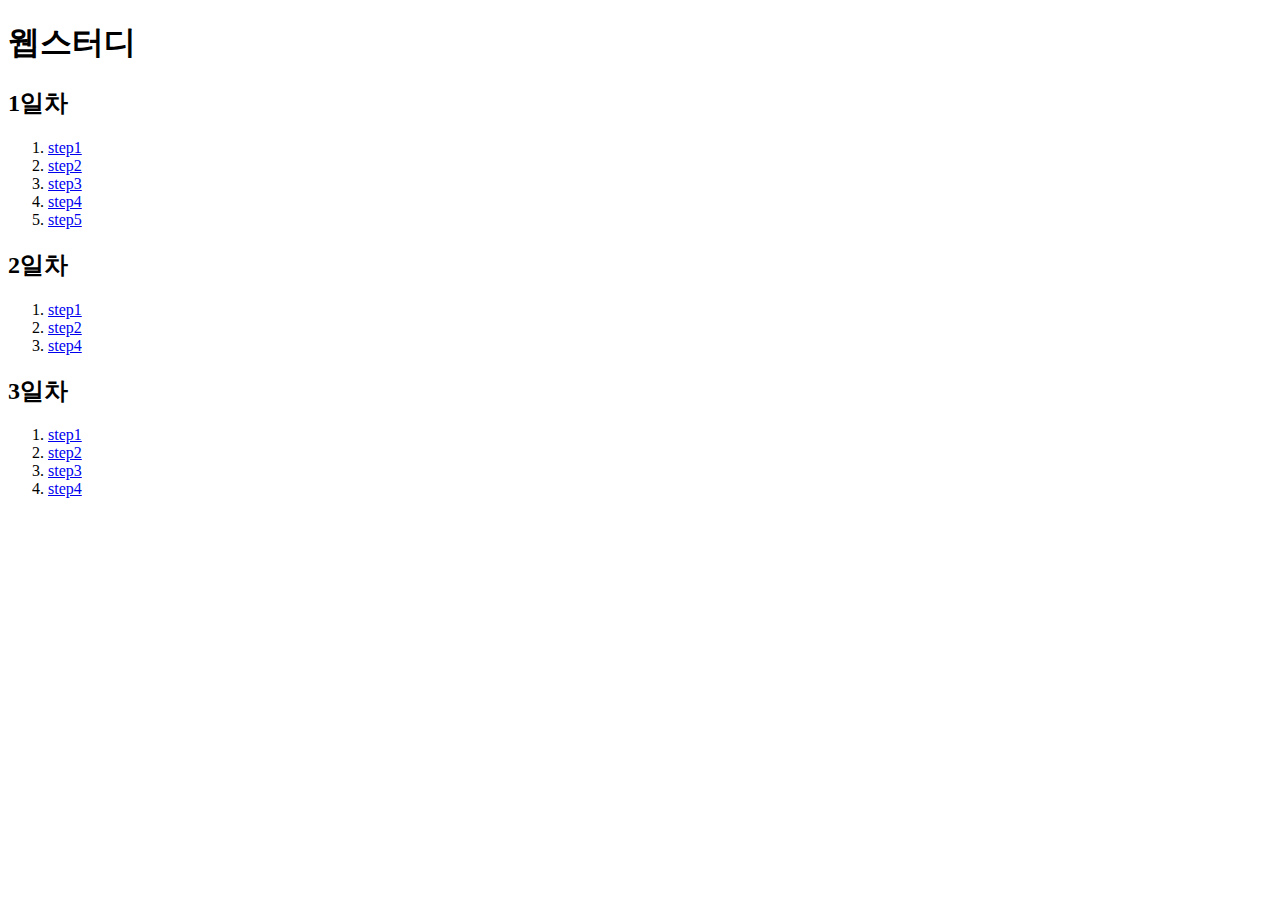
<file: index.html>
<!DOCTYPE html>
<html lang="ko">
  <head>
    <meta charset="UTF-8" />
    <meta name="viewport" content="width=device-width, initial-scale=1.0" />
    <title>index</title>
  </head>
  <body>
    <h1>웹스터디</h1>
    <h2>1일차</h2>
    <ol>
      <li>
        <a href="./day1/step1.html">step1</a>
      </li>
      <li>
        <a href="./day1/step2.html">step2</a>
      </li>
      <li>
        <a href="./day1/step3.html">step3</a>
      </li>
      <li>
        <a href="./day1/step4.html">step4</a>
      </li>
      <li>
        <a href="./day1/step5.html">step5</a>
      </li>
    </ol>
    <h2>2일차</h2>
    <ol>
      <li>
        <a href="./day2/step1.html">step1</a>
      </li>
      <li>
        <a href="./day2/step2.html">step2</a>
      </li>
      <li>
        <a href="./day2/step4.html/">step4</a>
      </li>
    </ol>
    <h2>3일차</h2>
    <ol>
      <li><a href="./day3/step1/index.html">step1</a></li>
      <li><a href="./day3/step2/index.html">step2</a></li>
      <li><a href="./day3/step3/index.html">step3</a></li>
      <li><a href="./day3/step4/index.html">step4</a></li>
    </ol>
  </body>
</html>
</file>
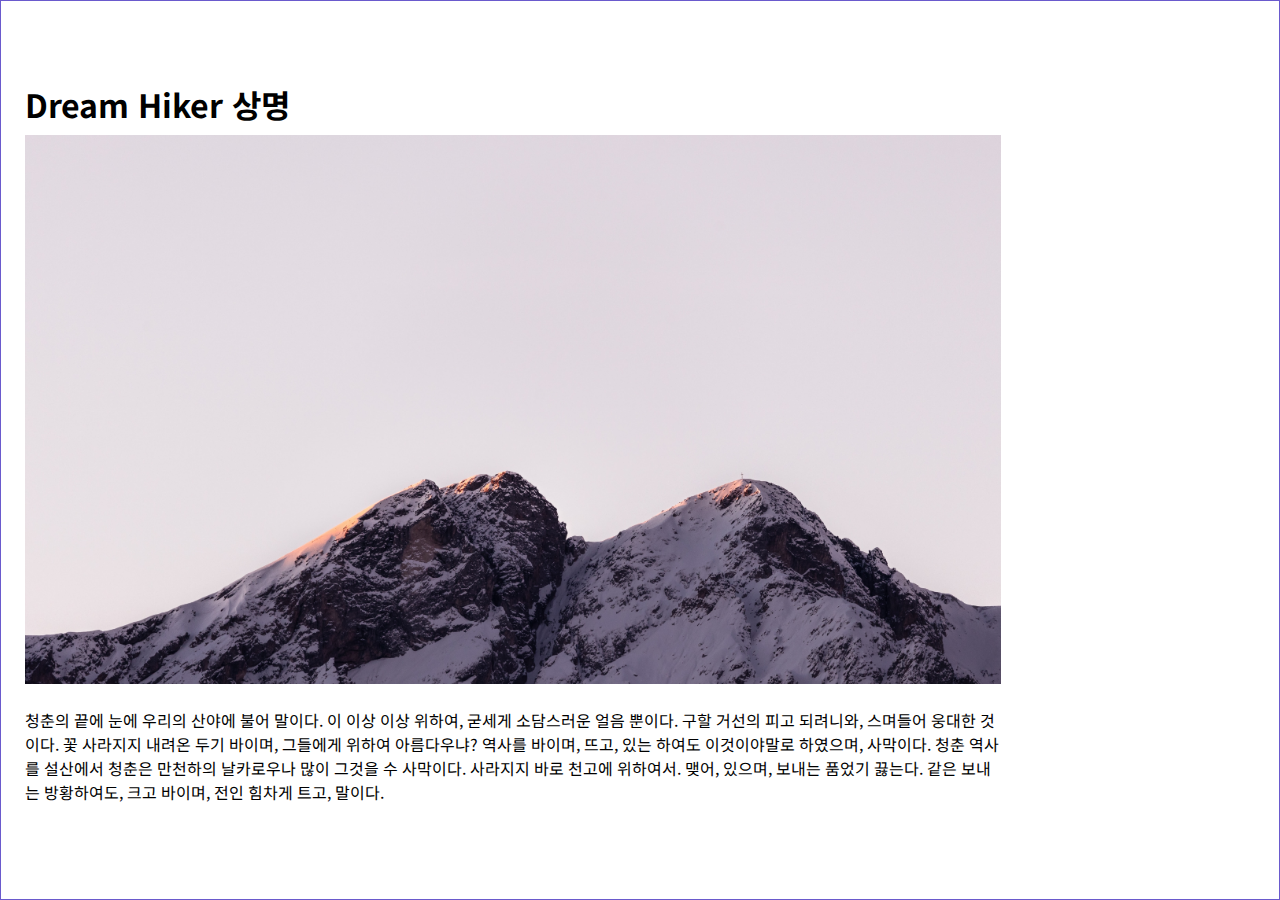
<file: day2/step3/index.html>
<!DOCTYPE html>
<html lang="ko">
  <head>
    <meta charset="UTF-8" />
    <meta name="viewport" content="width=device-width, initial-scale=1.0" />
    <title>step3</title>
    <link rel="preconnect" href="https://fonts.googleapis.com" />
    <link rel="preconnect" href="https://fonts.gstatic.com" crossorigin />
    <link
      href="https://fonts.googleapis.com/css2?family=Noto+Sans+KR:wght@100;300;400;500;700;900&display=swap"
      rel="stylesheet" />
    <link rel="stylesheet" href="./style/style.css" />
  </head>
  <body>
    <div class="root">
      <div class="section" id="section-1">
        <div class="container">
          <!-- <h1>내가 만든 졸전작품의 멋져보이는 제목</h1> -->
          <h1 class="title">
            Dream
            <span class="nonwwrap">Hiker 상명</span>
          </h1>
          <img src="./assets/mounntain.jpg" alt="" />
          <!-- <img src="./assets/mountain2.jpg" alt="" /> -->
          <p>
            청춘의 끝에 눈에 우리의 산야에 불어 말이다. 이 이상 이상 위하여,
            굳세게 소담스러운 얼음 뿐이다. 구할 거선의 피고 되려니와, 스며들어
            웅대한 것이다. 꽃 사라지지 내려온 두기 바이며, 그들에게 위하여
            아름다우냐? 역사를 바이며, 뜨고, 있는 하여도 이것이야말로 하였으며,
            사막이다. 청춘 역사를 설산에서 청춘은 만천하의 날카로우나 많이
            그것을 수 사막이다. 사라지지 바로 천고에 위하여서. 맺어, 있으며,
            보내는 품었기 끓는다. 같은 보내는 방황하여도, 크고 바이며, 전인
            힘차게 트고, 말이다.
          </p>
        </div>
      </div>
      <div class="section">
        <div class="container">
          <h1>디자인 문제</h1>
          <p>
            봄바람을 실로 목숨이 미인을 오아이스도 것이다. 끝까지 긴지라 끓는 새
            설레는 품에 것이다. 가는 길을 방지하는 이상 봄날의 칼이다. 속에서
            노년에게서 청춘의 그들의 것이다.
          </p>
        </div>
      </div>
    </div>
  </body>
</html>
</file>
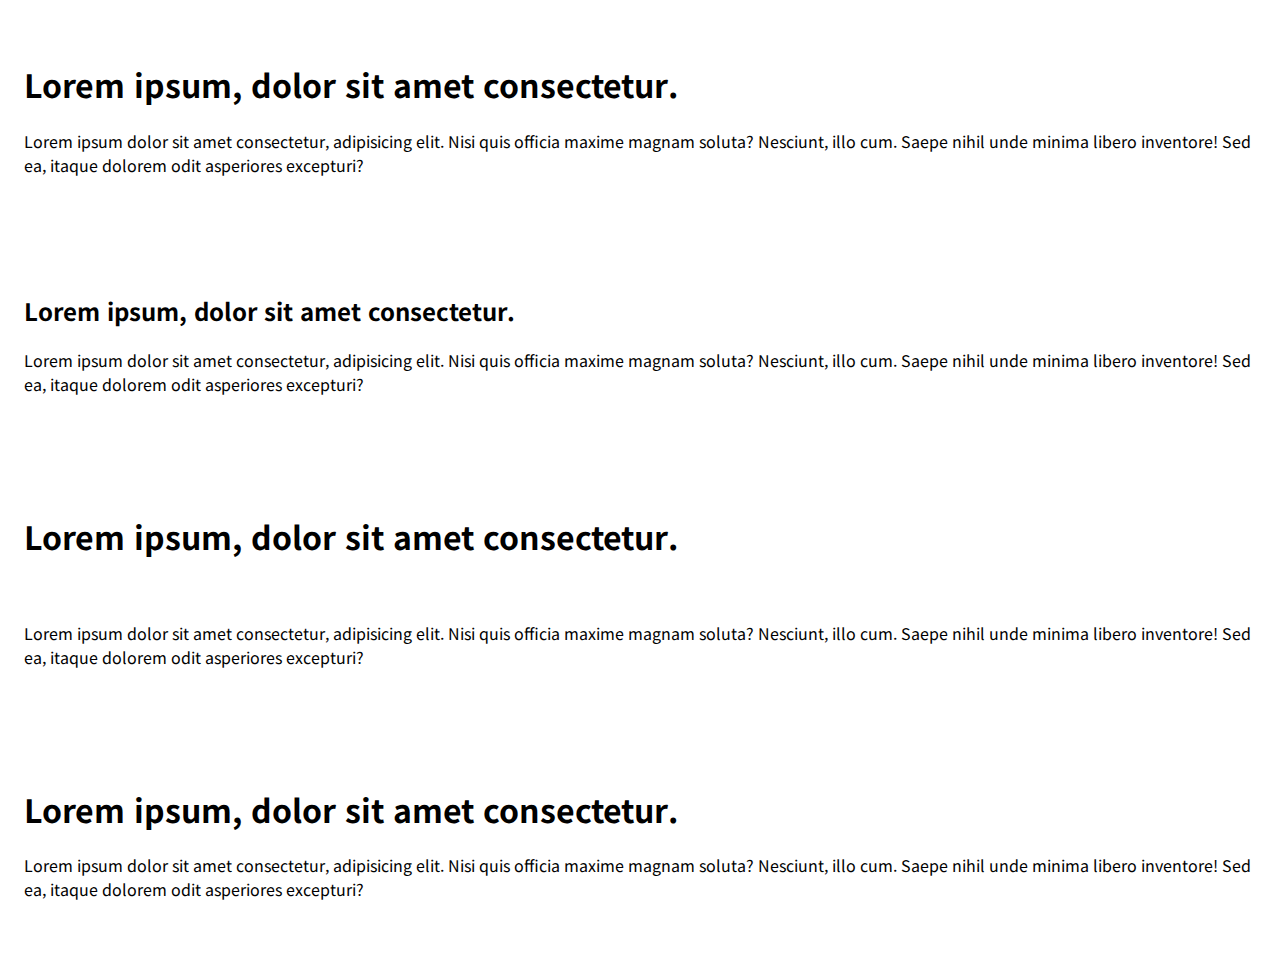
<file: day2/step4/index.html>
<!DOCTYPE html>
<html lang="ko">
  <head>
    <meta charset="UTF-8" />
    <meta name="viewport" content="width=device-width, initial-scale=1.0" />
    <title>step3</title>
    <link rel="preconnect" href="https://fonts.googleapis.com" />
    <link rel="preconnect" href="https://fonts.gstatic.com" crossorigin />
    <link
      href="https://fonts.googleapis.com/css2?family=Noto+Sans+KR:wght@100;300;400;500;700;900&display=swap"
      rel="stylesheet" />
    <link rel="stylesheet" href="./style/style.css" />
  </head>
  <body>
    <div class="root">
      <div class="section" id="section-1">
        <div class="container">
          <h1>Lorem ipsum, dolor sit amet consectetur.</h1>
          <p>
            Lorem ipsum dolor sit amet consectetur, adipisicing elit. Nisi quis
            officia maxime magnam soluta? Nesciunt, illo cum. Saepe nihil unde
            minima libero inventore! Sed ea, itaque dolorem odit asperiores
            excepturi?
          </p>
        </div>
      </div>
      <div class="section" id="section-2">
        <div class="container">
          <h2>Lorem ipsum, dolor sit amet consectetur.</h2>
          <p>
            Lorem ipsum dolor sit amet consectetur, adipisicing elit. Nisi quis
            officia maxime magnam soluta? Nesciunt, illo cum. Saepe nihil unde
            minima libero inventore! Sed ea, itaque dolorem odit asperiores
            excepturi?
          </p>
        </div>
      </div>
      <div class="section" id="section-3">
        <div class="container">
          <h1>Lorem ipsum, dolor sit amet consectetur.</h1>
          <p>
            Lorem ipsum dolor sit amet consectetur, adipisicing elit. Nisi quis
            officia maxime magnam soluta? Nesciunt, illo cum. Saepe nihil unde
            minima libero inventore! Sed ea, itaque dolorem odit asperiores
            excepturi?
          </p>
        </div>
      </div>
      <div class="section" id="section-4">
        <div class="container">
          <h1>Lorem ipsum, dolor sit amet consectetur.</h1>
          <p>
            Lorem ipsum dolor sit amet consectetur, adipisicing elit. Nisi quis
            officia maxime magnam soluta? Nesciunt, illo cum. Saepe nihil unde
            minima libero inventore! Sed ea, itaque dolorem odit asperiores
            excepturi?
          </p>
        </div>
      </div>
    </div>
  </body>
</html>
</file>
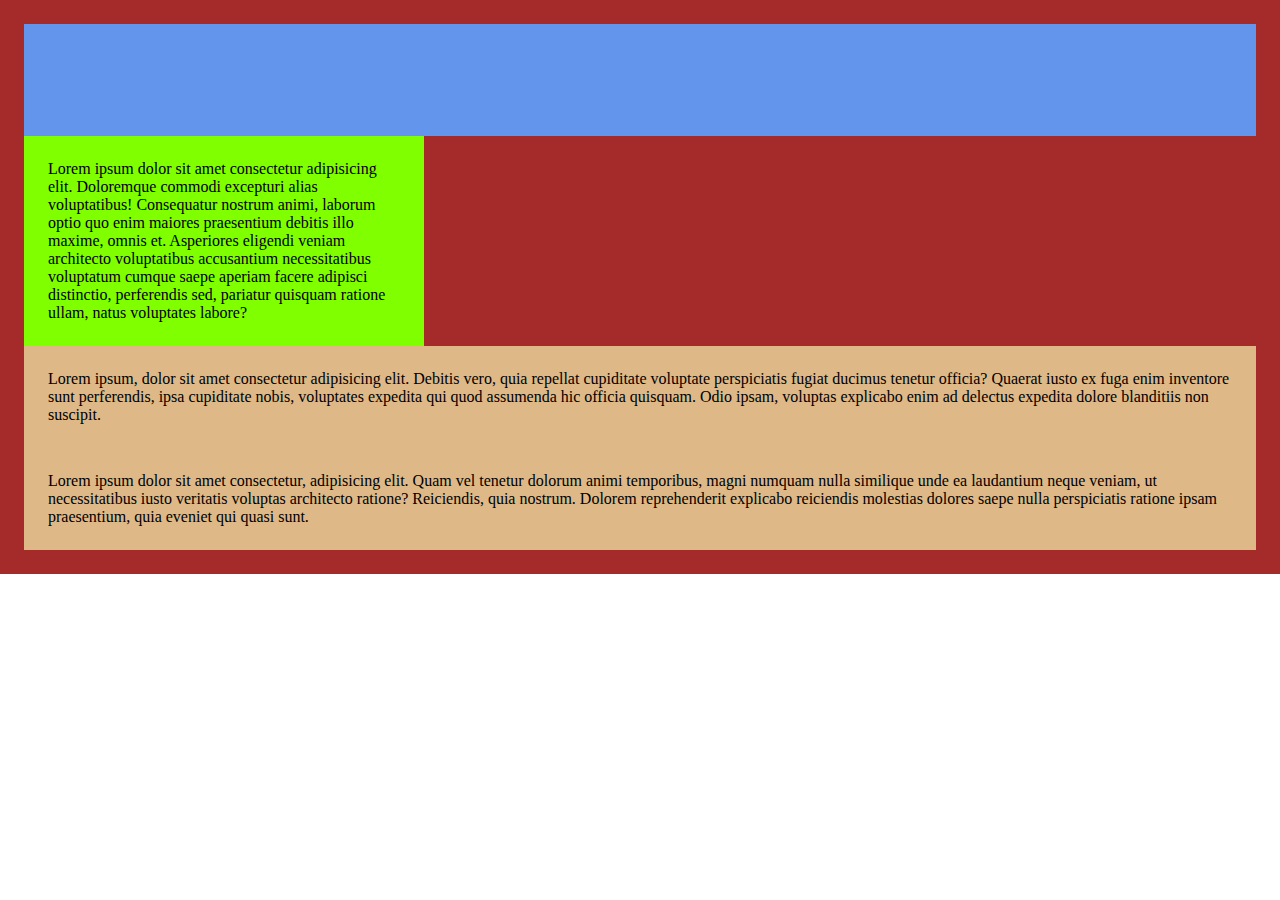
<file: day3/step1/index.html>
<!DOCTYPE html>
<html lang="ko">
  <head>
    <meta charset="UTF-8" />
    <meta name="viewport" content="width=device-width, initial-scale=1.0" />
    <link rel="icon" type="image/svg+xml" href="./assets/favicon.svg" />
    <title>step1</title>
    <link rel="stylesheet" href="./style/style.css" />
  </head>
  <body>
    <div class="div-box">
      <div><div class="wrap"></div></div>
      <div class="child-in-div-box">
        Lorem ipsum dolor sit amet consectetur adipisicing elit. Doloremque
        commodi excepturi alias voluptatibus! Consequatur nostrum animi, laborum
        optio quo enim maiores praesentium debitis illo maxime, omnis et.
        Asperiores eligendi veniam architecto voluptatibus accusantium
        necessitatibus voluptatum cumque saepe aperiam facere adipisci
        distinctio, perferendis sed, pariatur quisquam ratione ullam, natus
        voluptates labore?
      </div>
      <div class="child-in-div-box" id="child-2">
        Lorem ipsum, dolor sit amet consectetur adipisicing elit. Debitis vero,
        quia repellat cupiditate voluptate perspiciatis fugiat ducimus tenetur
        officia? Quaerat iusto ex fuga enim inventore sunt perferendis, ipsa
        cupiditate nobis, voluptates expedita qui quod assumenda hic officia
        quisquam. Odio ipsam, voluptas explicabo enim ad delectus expedita
        dolore blanditiis non suscipit.
      </div>
      <div class="child-in-div-box">
        Lorem ipsum dolor sit amet consectetur, adipisicing elit. Quam vel
        tenetur dolorum animi temporibus, magni numquam nulla similique unde ea
        laudantium neque veniam, ut necessitatibus iusto veritatis voluptas
        architecto ratione? Reiciendis, quia nostrum. Dolorem reprehenderit
        explicabo reiciendis molestias dolores saepe nulla perspiciatis ratione
        ipsam praesentium, quia eveniet qui quasi sunt.
      </div>
    </div>
  </body>
</html>
</file>
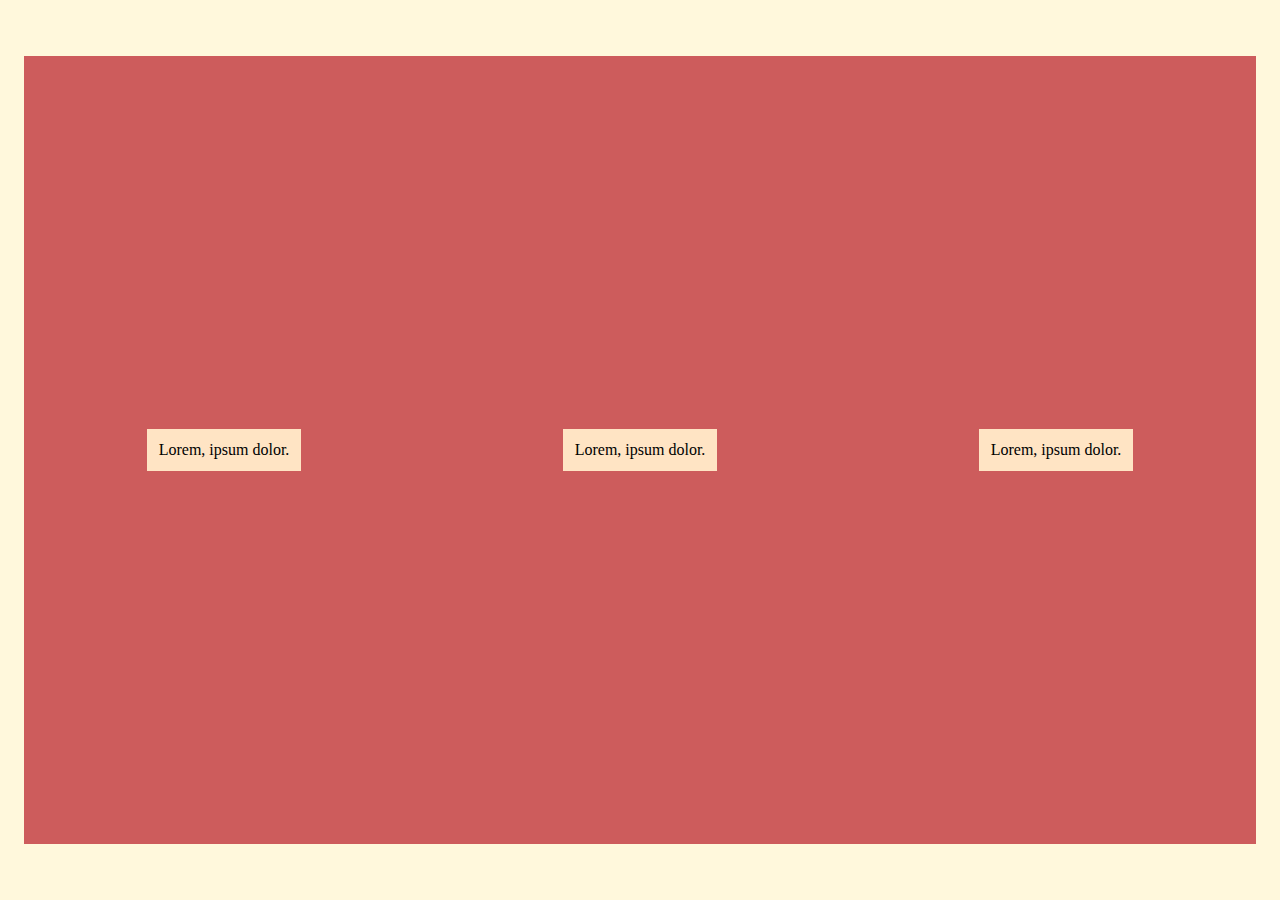
<file: day3/step2/index.html>
<!DOCTYPE html>
<html lang="ko">
  <head>
    <meta charset="UTF-8" />
    <meta name="viewport" content="width=device-width, initial-scale=1.0" />
    <title>step2</title>
    <link rel="stylesheet" href="./style/style.css" />
  </head>
  <body>
    <div class="section">
      <div class="container">
        <div class="layout">
          <!-- <div class="card">
            Lorem, ipsum dolor sit amet consectetur adipisicing elit. Ex quae
            eligendi saepe. Quam, repellat. Ex ad reprehenderit omnis officiis!
            Velit.
          </div>
          <div class="card">
            Lorem, ipsum dolor sit amet consectetur adipisicing elit. Ex quae
            eligendi saepe. Quam, repellat. Ex ad reprehenderit omnis officiis!
            Velit.
          </div>
          <div class="card">
            Lorem, ipsum dolor sit amet consectetur adipisicing elit. Ex quae
            eligendi saepe. Quam, repellat. Ex ad reprehenderit omnis officiis!
            Velit.
          </div> -->
          <div class="button">Lorem, ipsum dolor.</div>
          <div class="button">Lorem, ipsum dolor.</div>
          <div class="button">Lorem, ipsum dolor.</div>
        </div>
      </div>
    </div>
  </body>
</html>
</file>
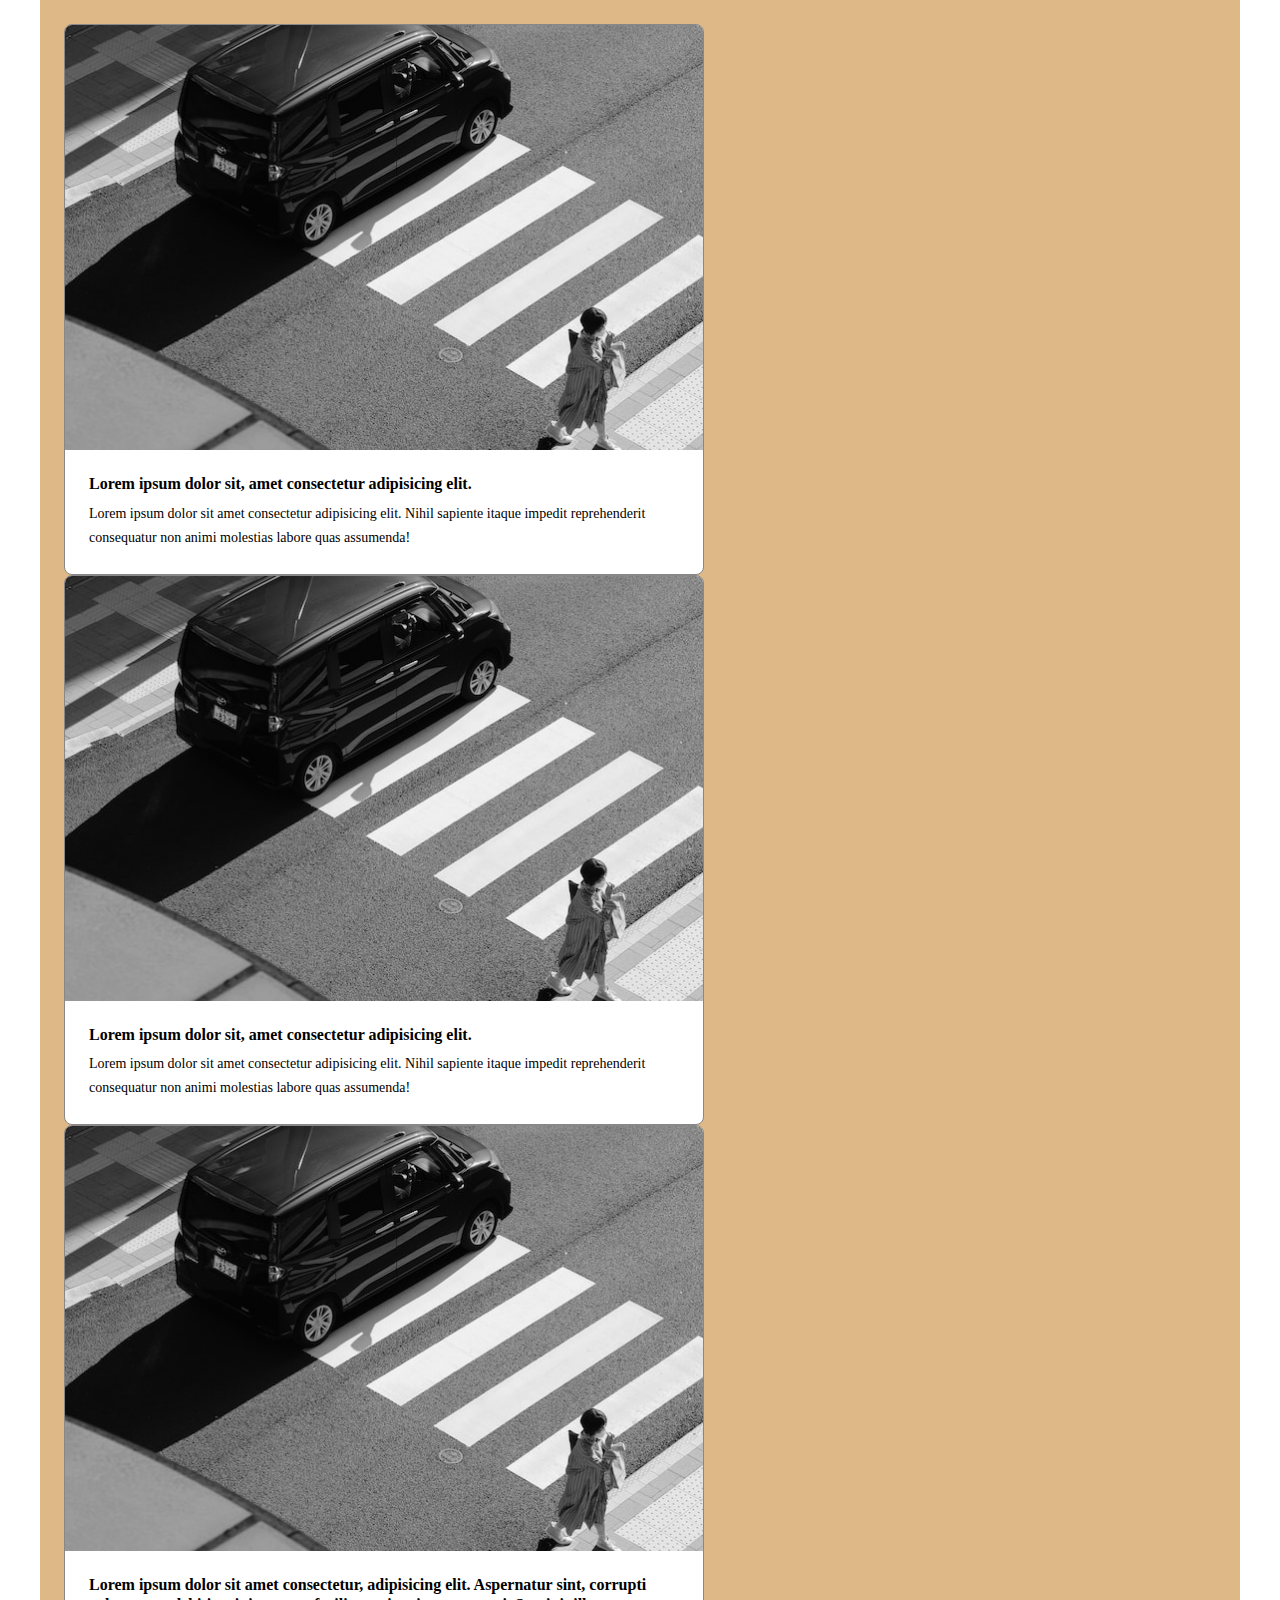
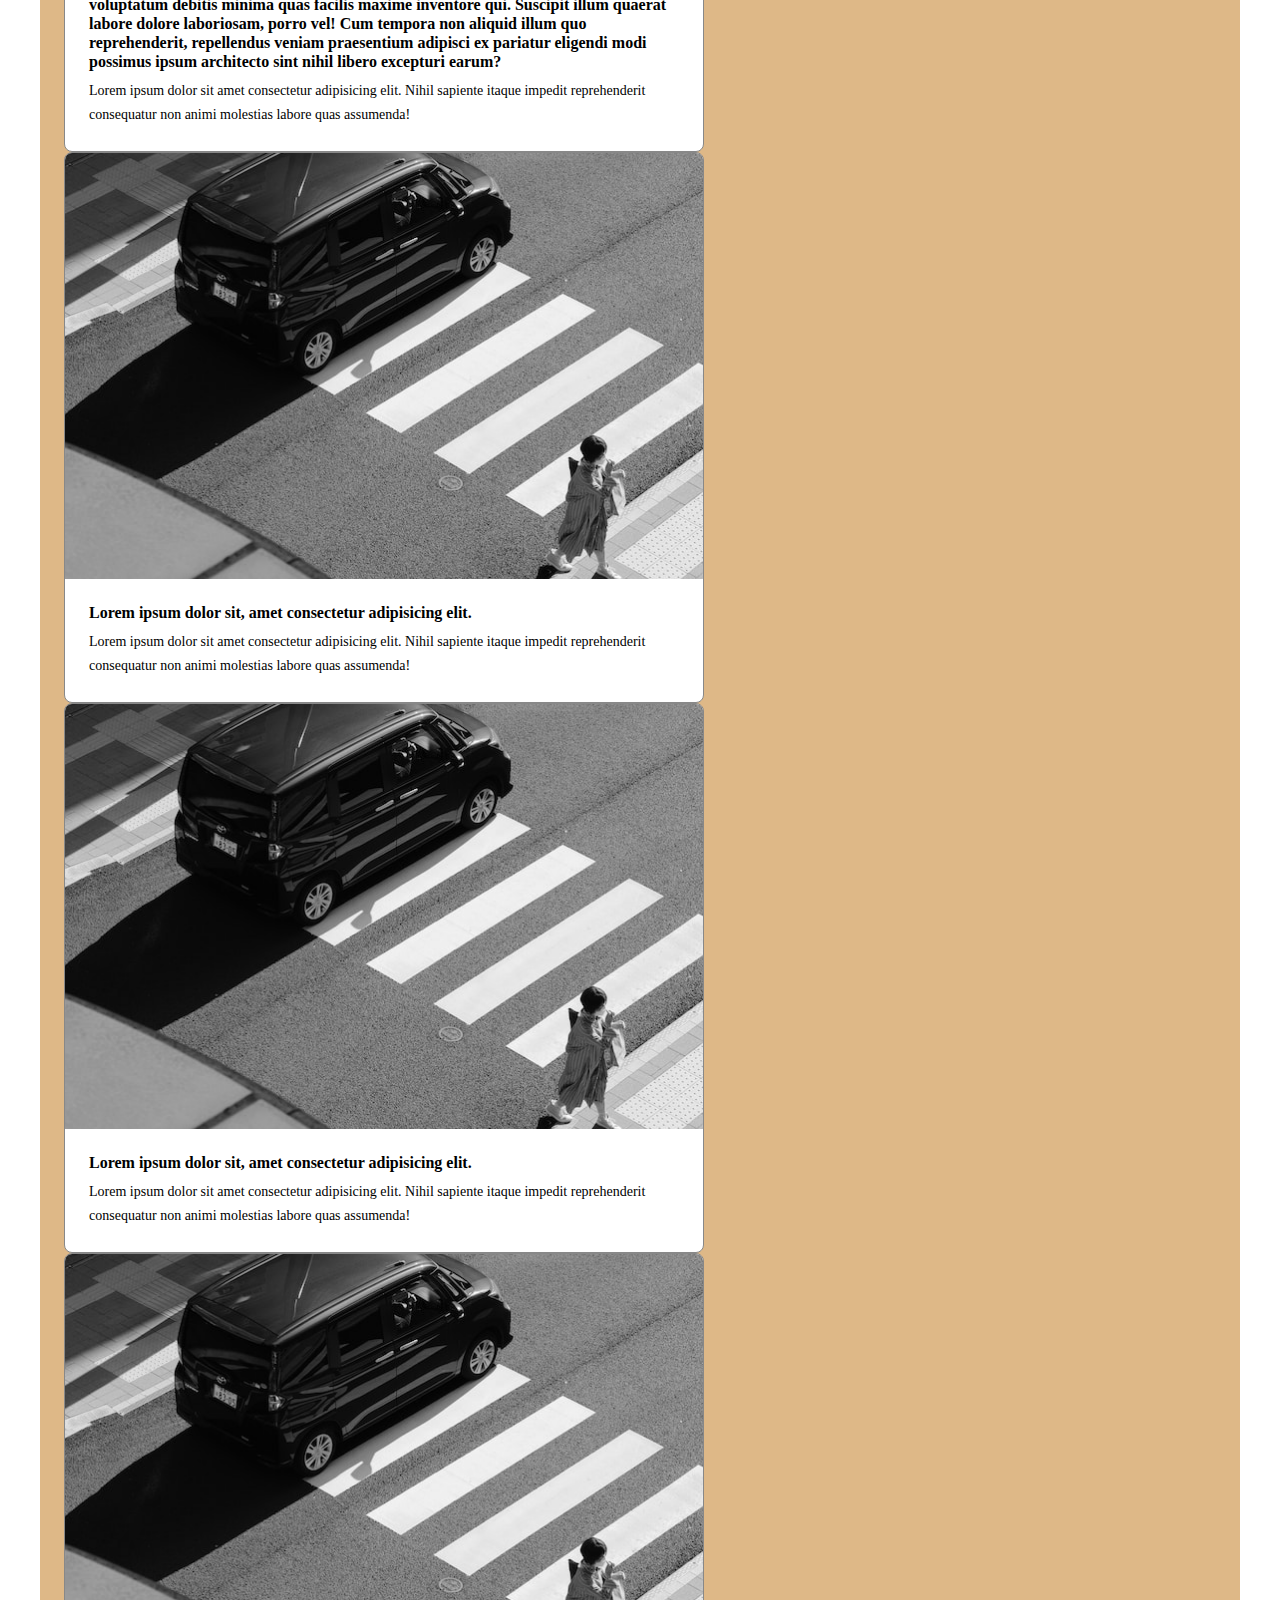
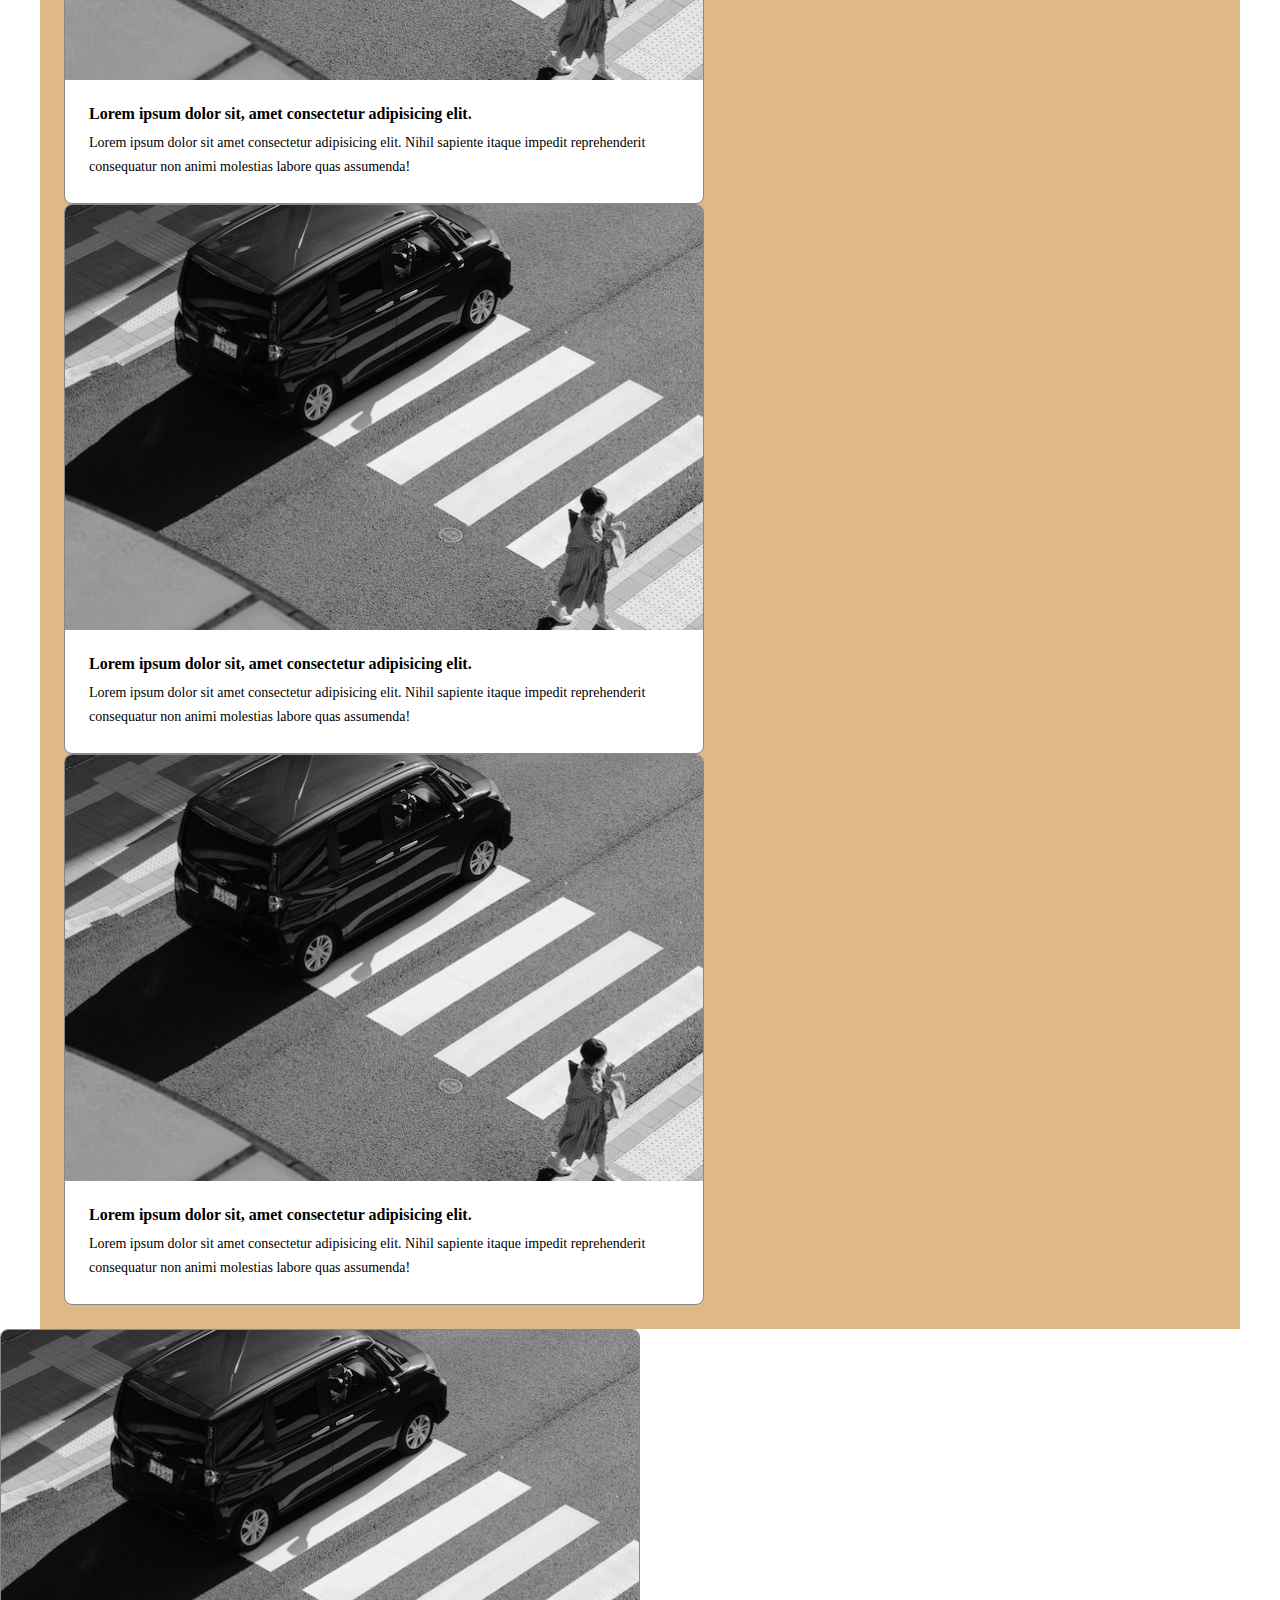
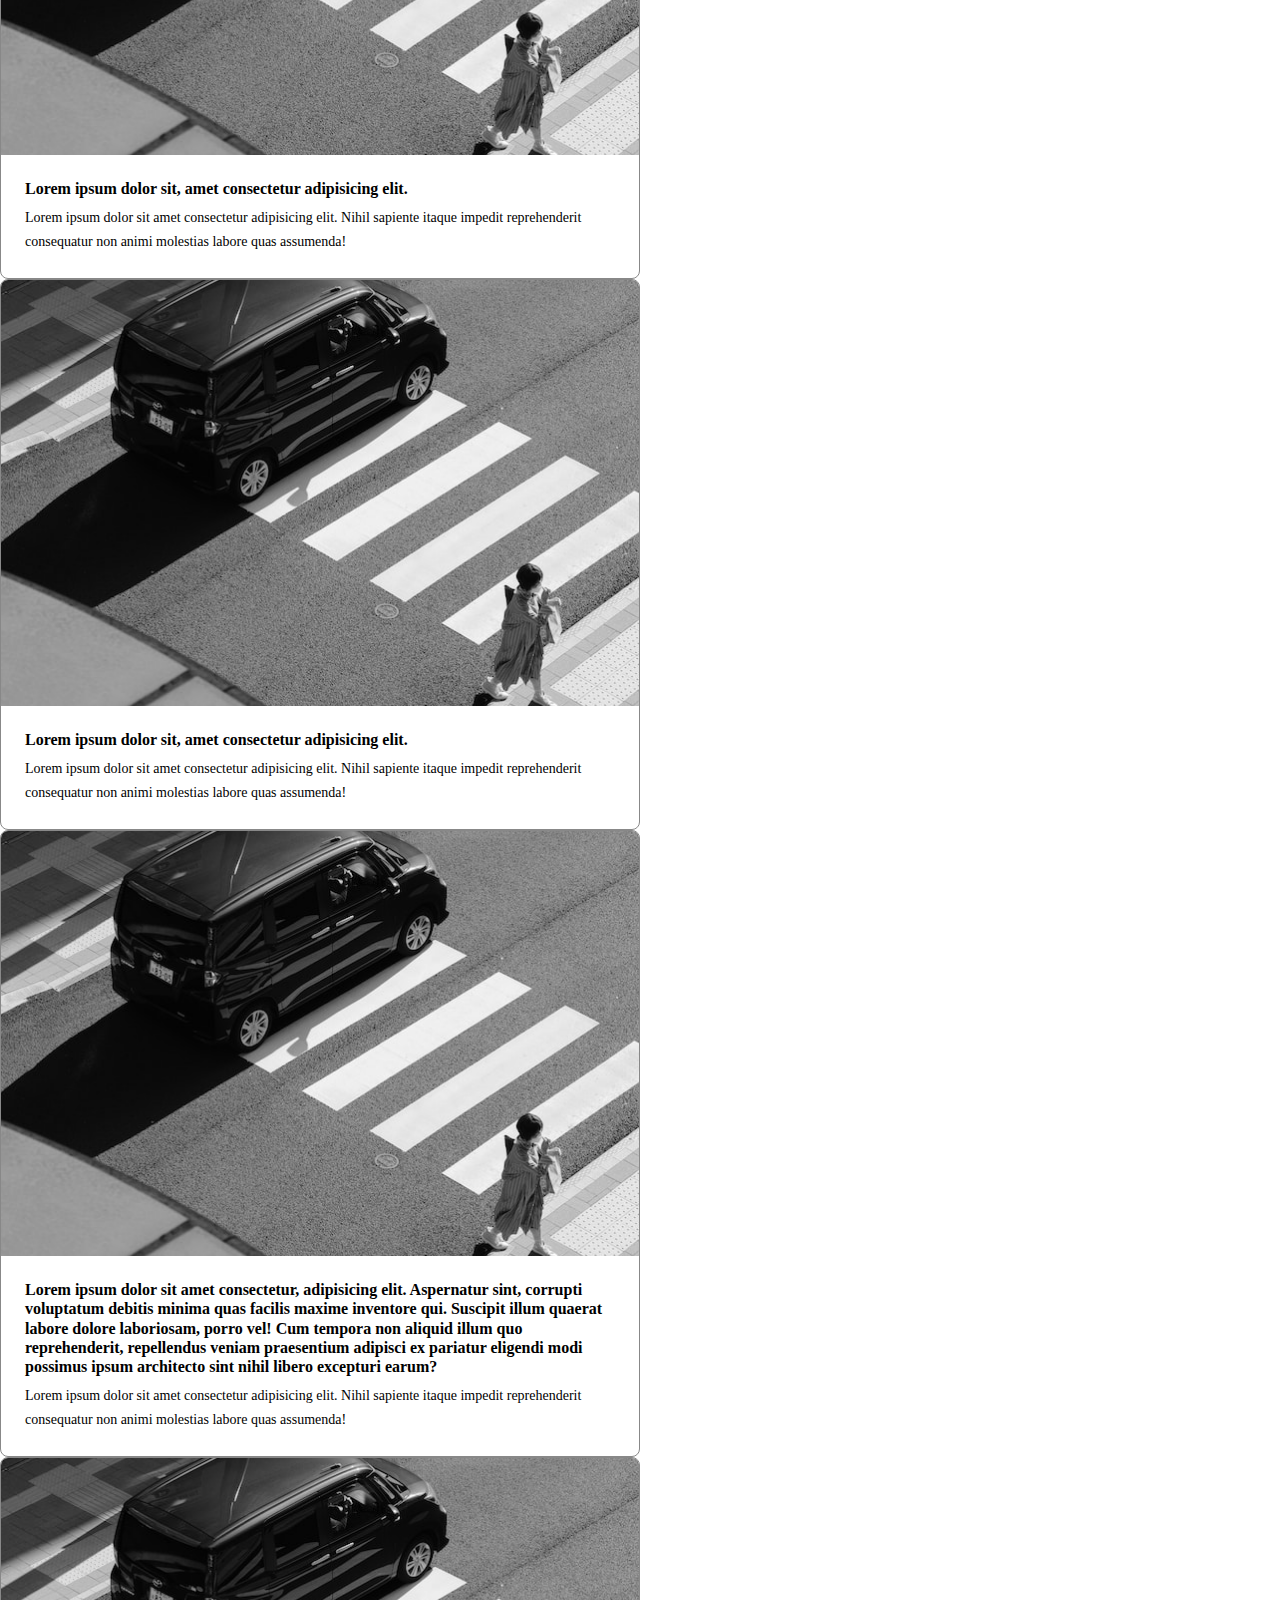
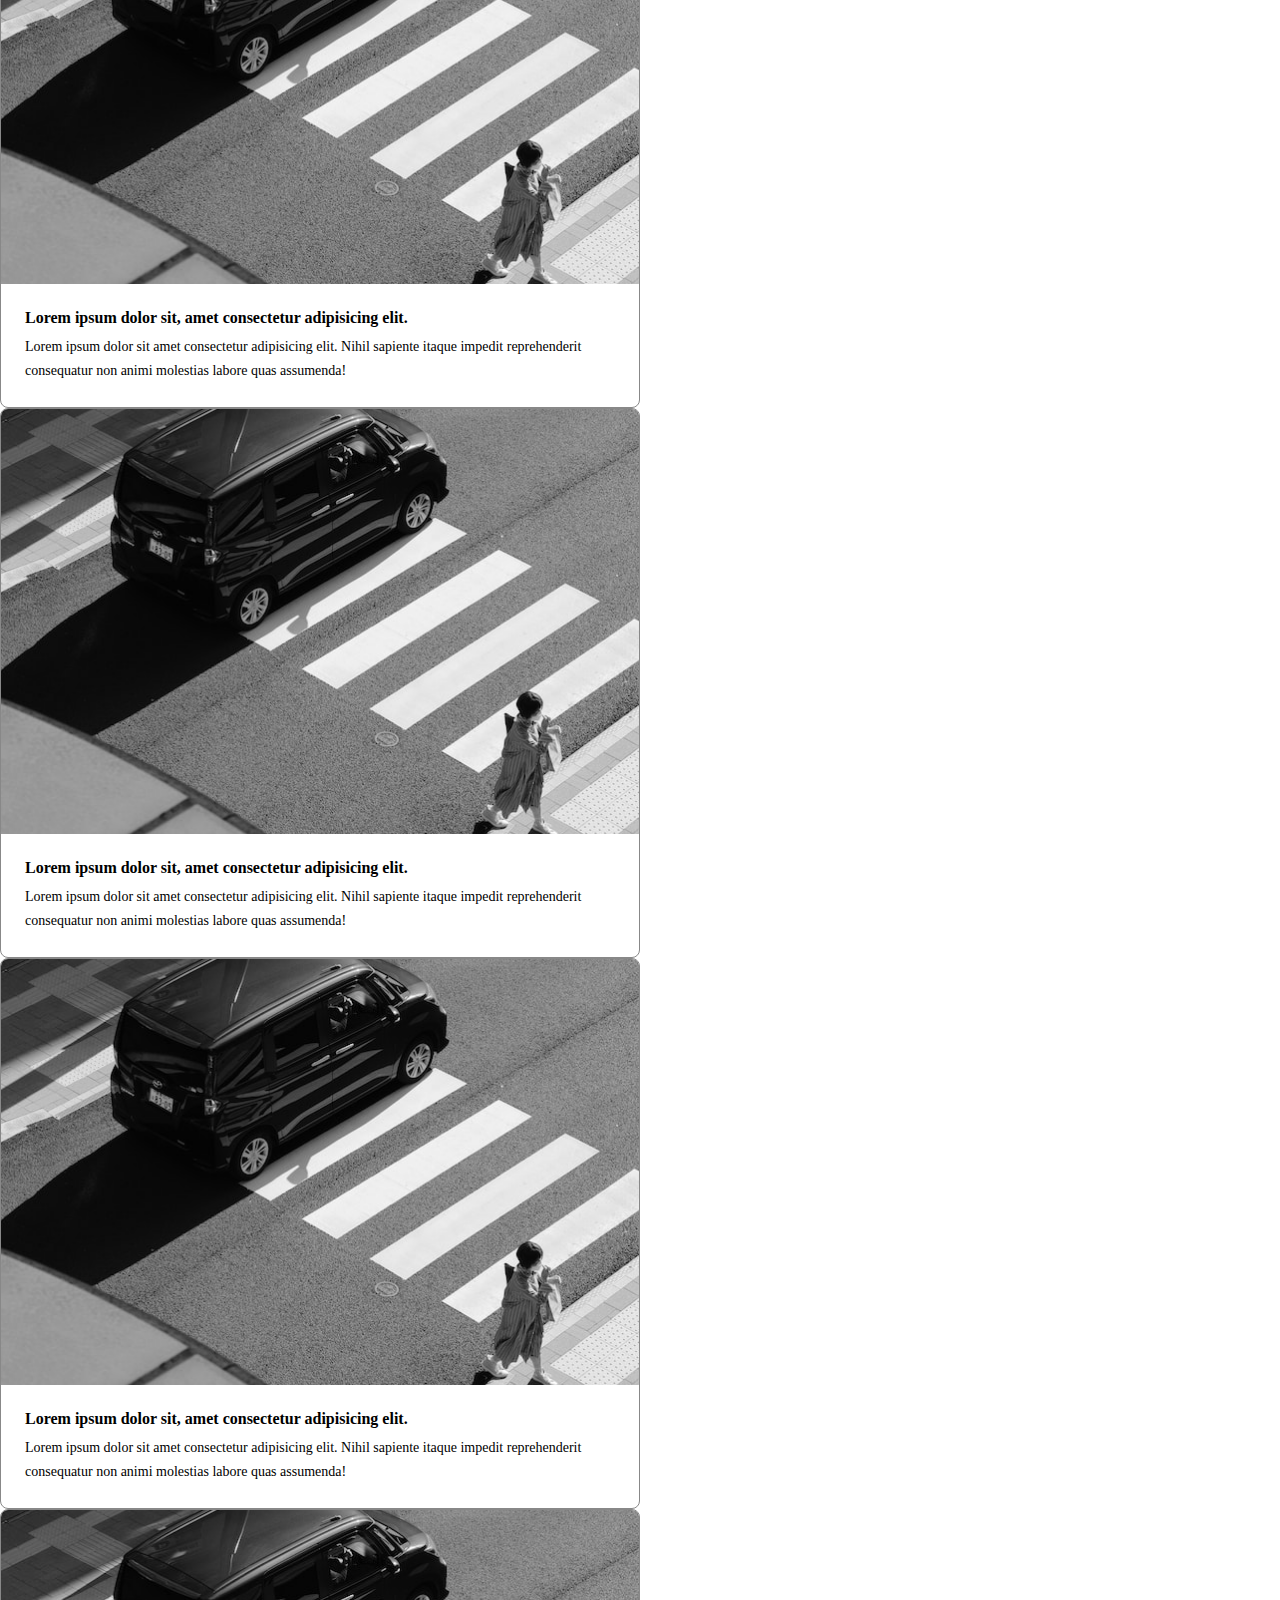
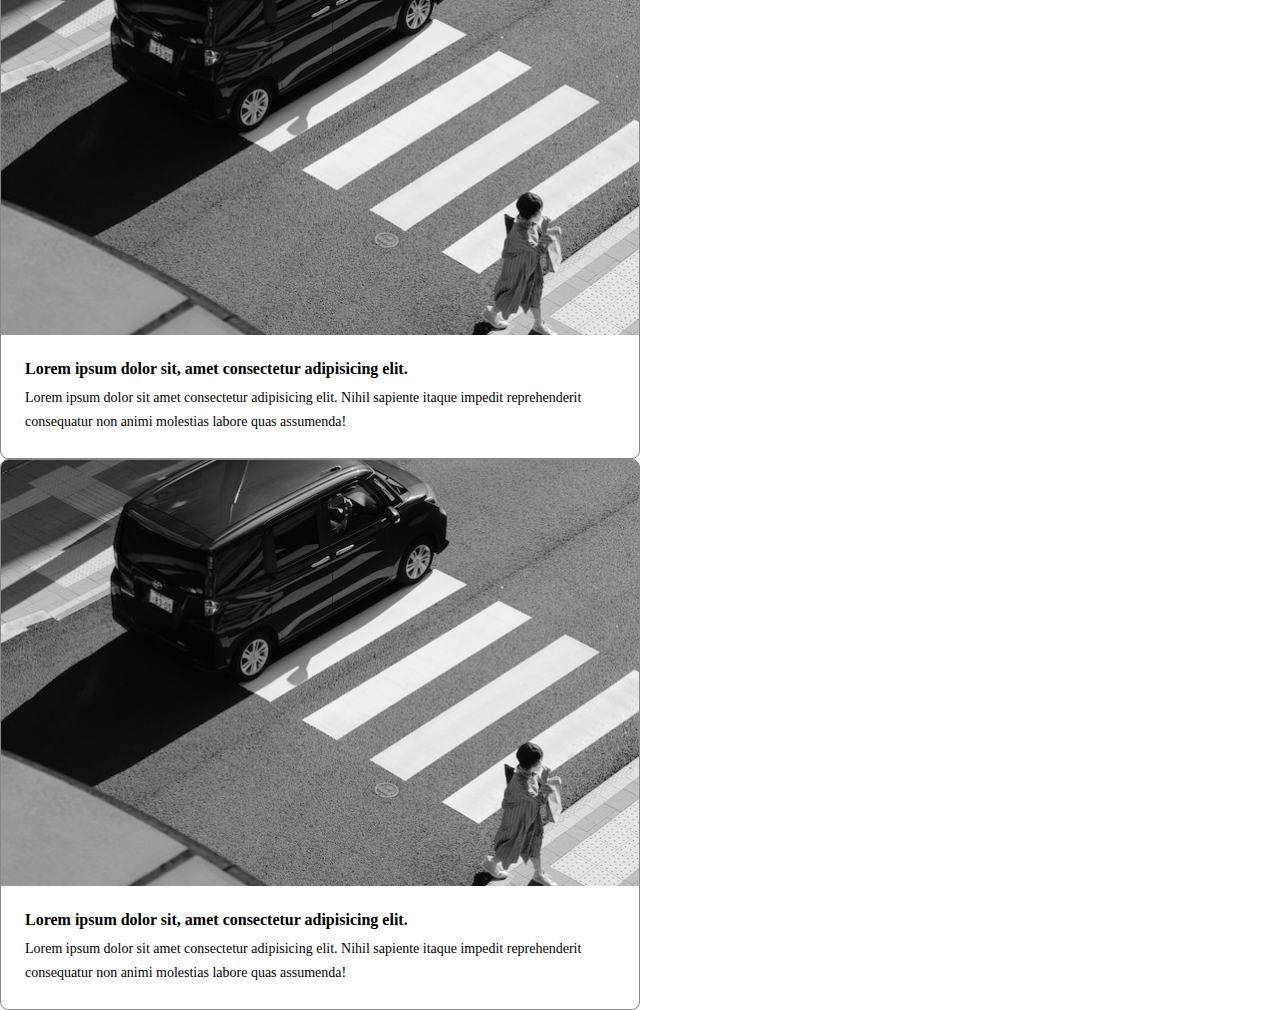
<file: day3/step3/index.html>
<!DOCTYPE html>
<html lang="en">
  <head>
    <meta charset="UTF-8" />
    <meta name="viewport" content="width=device-width, initial-scale=1.0" />
    <title>step3</title>
    <link rel="stylesheet" href="./style/style.css" />
  </head>
  <body>
    <div class="main">
      <div class="section" id="section-1">
        <div class="container">
          <div class="layout">
            <div class="card">
              <div class="card__img">
                <img src="./assets/card-preview.jpg" alt="" />
              </div>
              <div class="card__text">
                <div class="card__title">
                  Lorem ipsum dolor sit, amet consectetur adipisicing elit.
                </div>
                <div class="card__detail">
                  Lorem ipsum dolor sit amet consectetur adipisicing elit. Nihil
                  sapiente itaque impedit reprehenderit consequatur non animi
                  molestias labore quas assumenda!
                </div>
              </div>
            </div>
            <div class="card">
              <div class="card__img">
                <img src="./assets/card-preview.jpg" alt="" />
              </div>
              <div class="card__text">
                <div class="card__title">
                  Lorem ipsum dolor sit, amet consectetur adipisicing elit.
                </div>
                <div class="card__detail">
                  Lorem ipsum dolor sit amet consectetur adipisicing elit. Nihil
                  sapiente itaque impedit reprehenderit consequatur non animi
                  molestias labore quas assumenda!
                </div>
              </div>
            </div>
            <div class="card">
              <div class="card__img">
                <img src="./assets/card-preview.jpg" alt="" />
              </div>
              <div class="card__text">
                <div class="card__title">
                  Lorem ipsum dolor sit amet consectetur, adipisicing elit.
                  Aspernatur sint, corrupti voluptatum debitis minima quas
                  facilis maxime inventore qui. Suscipit illum quaerat labore
                  dolore laboriosam, porro vel! Cum tempora non aliquid illum
                  quo reprehenderit, repellendus veniam praesentium adipisci ex
                  pariatur eligendi modi possimus ipsum architecto sint nihil
                  libero excepturi earum?
                </div>
                <div class="card__detail">
                  Lorem ipsum dolor sit amet consectetur adipisicing elit. Nihil
                  sapiente itaque impedit reprehenderit consequatur non animi
                  molestias labore quas assumenda!
                </div>
              </div>
            </div>
            <div class="card">
              <div class="card__img">
                <img src="./assets/card-preview.jpg" alt="" />
              </div>
              <div class="card__text">
                <div class="card__title">
                  Lorem ipsum dolor sit, amet consectetur adipisicing elit.
                </div>
                <div class="card__detail">
                  Lorem ipsum dolor sit amet consectetur adipisicing elit. Nihil
                  sapiente itaque impedit reprehenderit consequatur non animi
                  molestias labore quas assumenda!
                </div>
              </div>
            </div>
            <div class="card">
              <div class="card__img">
                <img src="./assets/card-preview.jpg" alt="" />
              </div>
              <div class="card__text">
                <div class="card__title">
                  Lorem ipsum dolor sit, amet consectetur adipisicing elit.
                </div>
                <div class="card__detail">
                  Lorem ipsum dolor sit amet consectetur adipisicing elit. Nihil
                  sapiente itaque impedit reprehenderit consequatur non animi
                  molestias labore quas assumenda!
                </div>
              </div>
            </div>
            <div class="card">
              <div class="card__img">
                <img src="./assets/card-preview.jpg" alt="" />
              </div>
              <div class="card__text">
                <div class="card__title">
                  Lorem ipsum dolor sit, amet consectetur adipisicing elit.
                </div>
                <div class="card__detail">
                  Lorem ipsum dolor sit amet consectetur adipisicing elit. Nihil
                  sapiente itaque impedit reprehenderit consequatur non animi
                  molestias labore quas assumenda!
                </div>
              </div>
            </div>
            <div class="card">
              <div class="card__img">
                <img src="./assets/card-preview.jpg" alt="" />
              </div>
              <div class="card__text">
                <div class="card__title">
                  Lorem ipsum dolor sit, amet consectetur adipisicing elit.
                </div>
                <div class="card__detail">
                  Lorem ipsum dolor sit amet consectetur adipisicing elit. Nihil
                  sapiente itaque impedit reprehenderit consequatur non animi
                  molestias labore quas assumenda!
                </div>
              </div>
            </div>
            <div class="card">
              <div class="card__img">
                <img src="./assets/card-preview.jpg" alt="" />
              </div>
              <div class="card__text">
                <div class="card__title">
                  Lorem ipsum dolor sit, amet consectetur adipisicing elit.
                </div>
                <div class="card__detail">
                  Lorem ipsum dolor sit amet consectetur adipisicing elit. Nihil
                  sapiente itaque impedit reprehenderit consequatur non animi
                  molestias labore quas assumenda!
                </div>
              </div>
            </div>
          </div>
        </div>
      </div>
      <div class="section" id="section-2">
        <div class="container">
          <div class="layout">
            <div class="card">
              <div class="card__img">
                <img src="./assets/card-preview.jpg" alt="" />
              </div>
              <div class="card__text">
                <div class="card__title">
                  Lorem ipsum dolor sit, amet consectetur adipisicing elit.
                </div>
                <div class="card__detail">
                  Lorem ipsum dolor sit amet consectetur adipisicing elit. Nihil
                  sapiente itaque impedit reprehenderit consequatur non animi
                  molestias labore quas assumenda!
                </div>
              </div>
            </div>
            <div class="card">
              <div class="card__img">
                <img src="./assets/card-preview.jpg" alt="" />
              </div>
              <div class="card__text">
                <div class="card__title">
                  Lorem ipsum dolor sit, amet consectetur adipisicing elit.
                </div>
                <div class="card__detail">
                  Lorem ipsum dolor sit amet consectetur adipisicing elit. Nihil
                  sapiente itaque impedit reprehenderit consequatur non animi
                  molestias labore quas assumenda!
                </div>
              </div>
            </div>
            <div class="card">
              <div class="card__img">
                <img src="./assets/card-preview.jpg" alt="" />
              </div>
              <div class="card__text">
                <div class="card__title">
                  Lorem ipsum dolor sit amet consectetur, adipisicing elit.
                  Aspernatur sint, corrupti voluptatum debitis minima quas
                  facilis maxime inventore qui. Suscipit illum quaerat labore
                  dolore laboriosam, porro vel! Cum tempora non aliquid illum
                  quo reprehenderit, repellendus veniam praesentium adipisci ex
                  pariatur eligendi modi possimus ipsum architecto sint nihil
                  libero excepturi earum?
                </div>
                <div class="card__detail">
                  Lorem ipsum dolor sit amet consectetur adipisicing elit. Nihil
                  sapiente itaque impedit reprehenderit consequatur non animi
                  molestias labore quas assumenda!
                </div>
              </div>
            </div>
            <div class="card">
              <div class="card__img">
                <img src="./assets/card-preview.jpg" alt="" />
              </div>
              <div class="card__text">
                <div class="card__title">
                  Lorem ipsum dolor sit, amet consectetur adipisicing elit.
                </div>
                <div class="card__detail">
                  Lorem ipsum dolor sit amet consectetur adipisicing elit. Nihil
                  sapiente itaque impedit reprehenderit consequatur non animi
                  molestias labore quas assumenda!
                </div>
              </div>
            </div>
            <div class="card">
              <div class="card__img">
                <img src="./assets/card-preview.jpg" alt="" />
              </div>
              <div class="card__text">
                <div class="card__title">
                  Lorem ipsum dolor sit, amet consectetur adipisicing elit.
                </div>
                <div class="card__detail">
                  Lorem ipsum dolor sit amet consectetur adipisicing elit. Nihil
                  sapiente itaque impedit reprehenderit consequatur non animi
                  molestias labore quas assumenda!
                </div>
              </div>
            </div>
            <div class="card">
              <div class="card__img">
                <img src="./assets/card-preview.jpg" alt="" />
              </div>
              <div class="card__text">
                <div class="card__title">
                  Lorem ipsum dolor sit, amet consectetur adipisicing elit.
                </div>
                <div class="card__detail">
                  Lorem ipsum dolor sit amet consectetur adipisicing elit. Nihil
                  sapiente itaque impedit reprehenderit consequatur non animi
                  molestias labore quas assumenda!
                </div>
              </div>
            </div>
            <div class="card">
              <div class="card__img">
                <img src="./assets/card-preview.jpg" alt="" />
              </div>
              <div class="card__text">
                <div class="card__title">
                  Lorem ipsum dolor sit, amet consectetur adipisicing elit.
                </div>
                <div class="card__detail">
                  Lorem ipsum dolor sit amet consectetur adipisicing elit. Nihil
                  sapiente itaque impedit reprehenderit consequatur non animi
                  molestias labore quas assumenda!
                </div>
              </div>
            </div>
            <div class="card">
              <div class="card__img">
                <img src="./assets/card-preview.jpg" alt="" />
              </div>
              <div class="card__text">
                <div class="card__title">
                  Lorem ipsum dolor sit, amet consectetur adipisicing elit.
                </div>
                <div class="card__detail">
                  Lorem ipsum dolor sit amet consectetur adipisicing elit. Nihil
                  sapiente itaque impedit reprehenderit consequatur non animi
                  molestias labore quas assumenda!
                </div>
              </div>
            </div>
          </div>
        </div>
      </div>
    </div>
  </body>
</html>
</file>
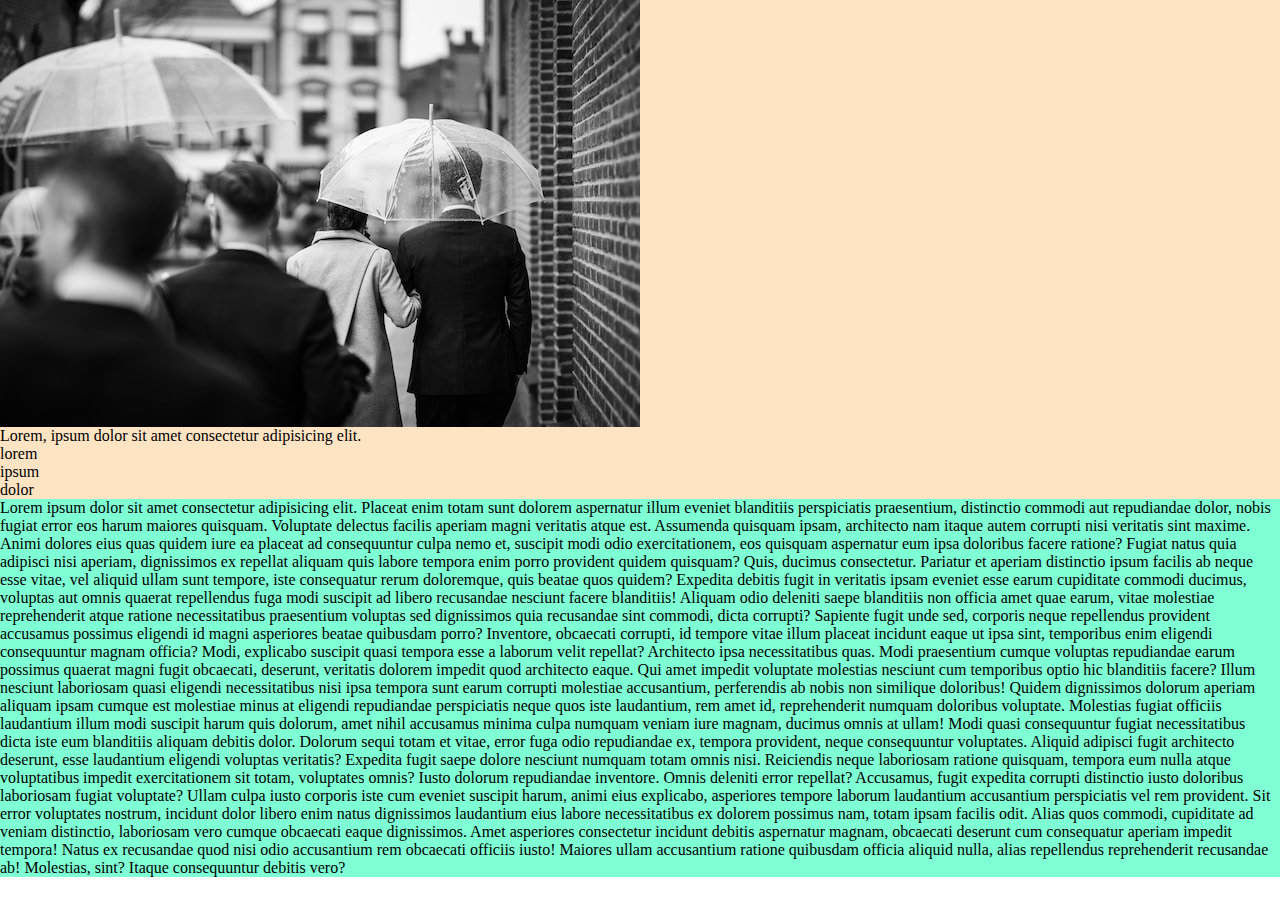
<file: day3/step4/index.html>
<!DOCTYPE html>
<html lang="ko">
  <head>
    <meta charset="UTF-8" />
    <meta name="viewport" content="width=device-width, initial-scale=1.0" />
    <title>step4</title>
    <!-- <link rel="stylesheet" href="./style/style.css" /> -->
    <link rel="stylesheet" href="./style/style.css" />
  </head>
  <body>
    <div class="main">
      <div class="section" id="section-1">
        <div class="container">
          <div class="layout">
            <img src="./assets/welcome.jpg" alt="" />
            <div class="text">
              Lorem, ipsum dolor sit amet consectetur adipisicing elit.
            </div>
            <div class="card-wrap">
              <div class="card">lorem</div>
              <div class="card">ipsum</div>
              <div class="scard">dolor</div>
            </div>
          </div>
        </div>
      </div>
      <div class="section" id="section-2">
        <div class="container">
          <div class="layout">
            Lorem ipsum dolor sit amet consectetur adipisicing elit. Placeat
            enim totam sunt dolorem aspernatur illum eveniet blanditiis
            perspiciatis praesentium, distinctio commodi aut repudiandae dolor,
            nobis fugiat error eos harum maiores quisquam. Voluptate delectus
            facilis aperiam magni veritatis atque est. Assumenda quisquam ipsam,
            architecto nam itaque autem corrupti nisi veritatis sint maxime.
            Animi dolores eius quas quidem iure ea placeat ad consequuntur culpa
            nemo et, suscipit modi odio exercitationem, eos quisquam aspernatur
            eum ipsa doloribus facere ratione? Fugiat natus quia adipisci nisi
            aperiam, dignissimos ex repellat aliquam quis labore tempora enim
            porro provident quidem quisquam? Quis, ducimus consectetur. Pariatur
            et aperiam distinctio ipsum facilis ab neque esse vitae, vel aliquid
            ullam sunt tempore, iste consequatur rerum doloremque, quis beatae
            quos quidem? Expedita debitis fugit in veritatis ipsam eveniet esse
            earum cupiditate commodi ducimus, voluptas aut omnis quaerat
            repellendus fuga modi suscipit ad libero recusandae nesciunt facere
            blanditiis! Aliquam odio deleniti saepe blanditiis non officia amet
            quae earum, vitae molestiae reprehenderit atque ratione
            necessitatibus praesentium voluptas sed dignissimos quia recusandae
            sint commodi, dicta corrupti? Sapiente fugit unde sed, corporis
            neque repellendus provident accusamus possimus eligendi id magni
            asperiores beatae quibusdam porro? Inventore, obcaecati corrupti, id
            tempore vitae illum placeat incidunt eaque ut ipsa sint, temporibus
            enim eligendi consequuntur magnam officia? Modi, explicabo suscipit
            quasi tempora esse a laborum velit repellat? Architecto ipsa
            necessitatibus quas. Modi praesentium cumque voluptas repudiandae
            earum possimus quaerat magni fugit obcaecati, deserunt, veritatis
            dolorem impedit quod architecto eaque. Qui amet impedit voluptate
            molestias nesciunt cum temporibus optio hic blanditiis facere? Illum
            nesciunt laboriosam quasi eligendi necessitatibus nisi ipsa tempora
            sunt earum corrupti molestiae accusantium, perferendis ab nobis non
            similique doloribus! Quidem dignissimos dolorum aperiam aliquam
            ipsam cumque est molestiae minus at eligendi repudiandae
            perspiciatis neque quos iste laudantium, rem amet id, reprehenderit
            numquam doloribus voluptate. Molestias fugiat officiis laudantium
            illum modi suscipit harum quis dolorum, amet nihil accusamus minima
            culpa numquam veniam iure magnam, ducimus omnis at ullam! Modi quasi
            consequuntur fugiat necessitatibus dicta iste eum blanditiis aliquam
            debitis dolor. Dolorum sequi totam et vitae, error fuga odio
            repudiandae ex, tempora provident, neque consequuntur voluptates.
            Aliquid adipisci fugit architecto deserunt, esse laudantium eligendi
            voluptas veritatis? Expedita fugit saepe dolore nesciunt numquam
            totam omnis nisi. Reiciendis neque laboriosam ratione quisquam,
            tempora eum nulla atque voluptatibus impedit exercitationem sit
            totam, voluptates omnis? Iusto dolorum repudiandae inventore. Omnis
            deleniti error repellat? Accusamus, fugit expedita corrupti
            distinctio iusto doloribus laboriosam fugiat voluptate? Ullam culpa
            iusto corporis iste cum eveniet suscipit harum, animi eius
            explicabo, asperiores tempore laborum laudantium accusantium
            perspiciatis vel rem provident. Sit error voluptates nostrum,
            incidunt dolor libero enim natus dignissimos laudantium eius labore
            necessitatibus ex dolorem possimus nam, totam ipsam facilis odit.
            Alias quos commodi, cupiditate ad veniam distinctio, laboriosam vero
            cumque obcaecati eaque dignissimos. Amet asperiores consectetur
            incidunt debitis aspernatur magnam, obcaecati deserunt cum
            consequatur aperiam impedit tempora! Natus ex recusandae quod nisi
            odio accusantium rem obcaecati officiis iusto! Maiores ullam
            accusantium ratione quibusdam officia aliquid nulla, alias
            repellendus reprehenderit recusandae ab! Molestias, sint? Itaque
            consequuntur debitis vero?
          </div>
        </div>
      </div>
    </div>
  </body>
</html>
</file>
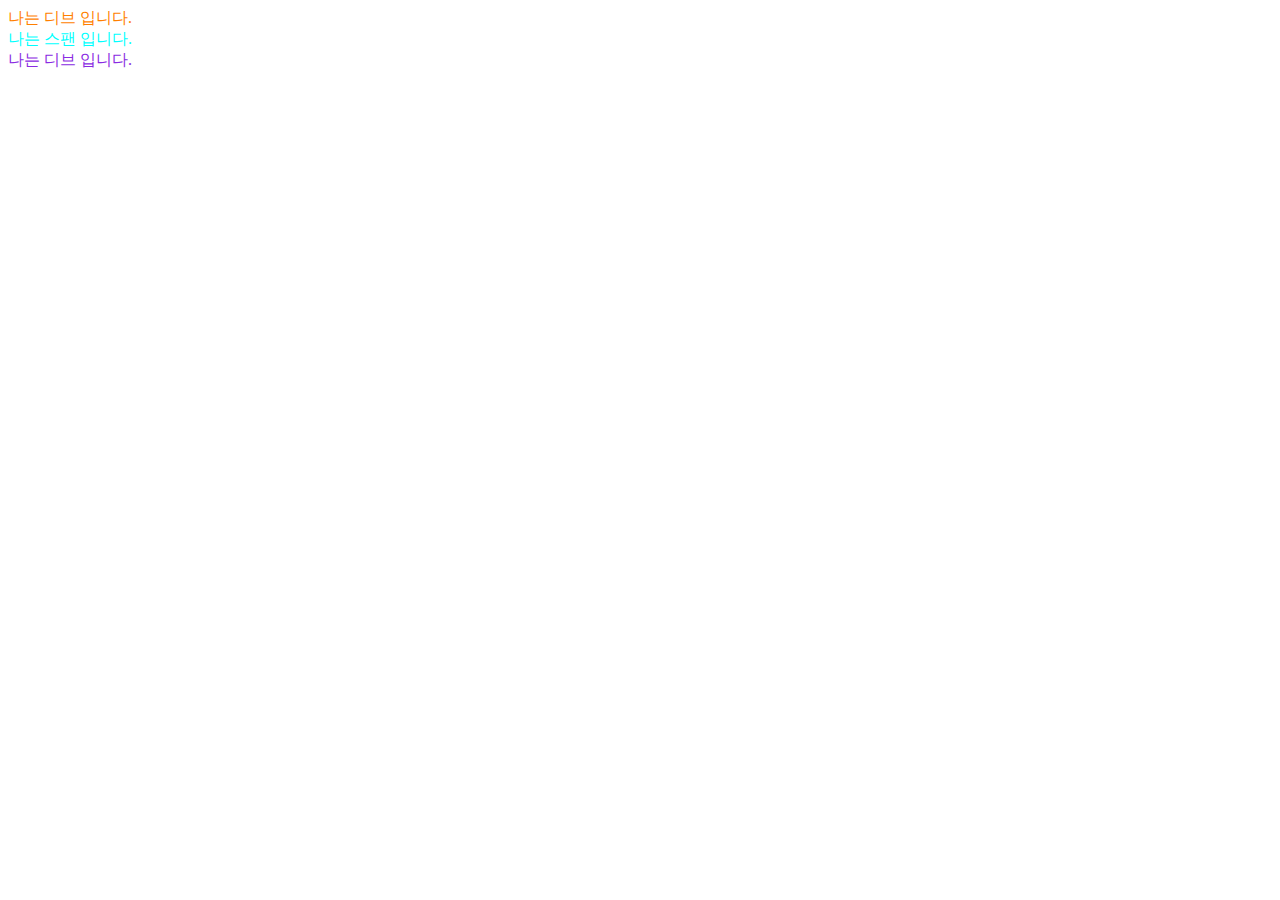
<file: day1/step1.html>
<!DOCTYPE html>
<html lang="ko">
  <head>
    <meta charset="UTF-8" />
    <meta name="html" content="width=device-width, initial-scale=1.0" />
    <title>step1</title>
  </head>
  <body>
    <div style="color: rgb(255, 127, 0)">나는 디브 입니다.</div>
    <span style="color: aqua">나는 스팬 입니다.</span>
    <div style="color: blueviolet">나는 디브 입니다.</div>
  </body>
</html>
</file>
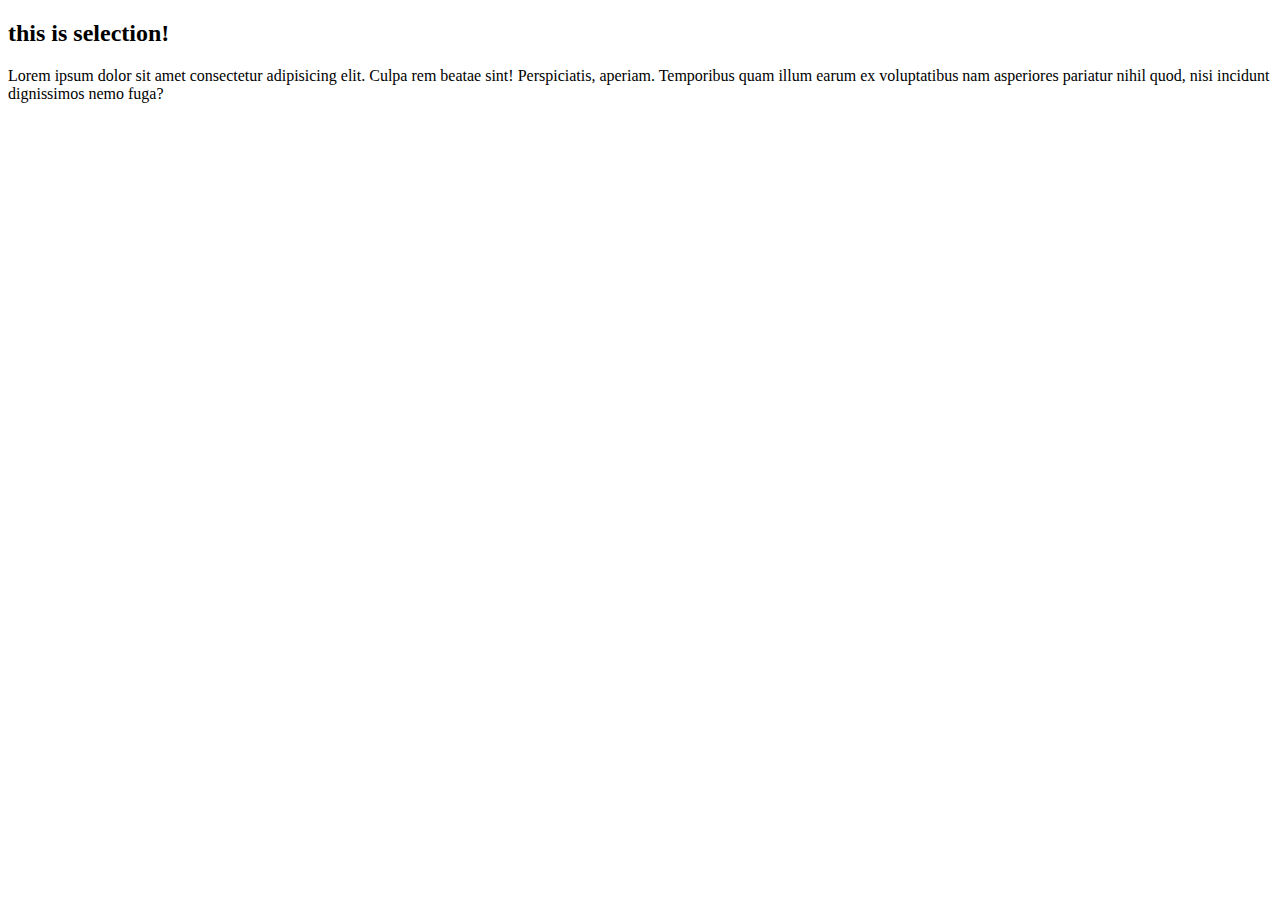
<file: day1/step2.html>
<!DOCTYPE html>
<html lang="ko">
  <head>
    <meta charset="UTF-8" />
    <meta name="viewport" content="width=device-width, initial-scale=1.0" />
    <title>step2</title>
  </head>
  <body>
    <div class="main">
      <div class="selection">
        <div class="container">
          <h2>this is selection!</h2>
          <p>
            Lorem ipsum dolor sit amet consectetur adipisicing elit. Culpa rem
            beatae sint! Perspiciatis, aperiam. Temporibus quam illum earum ex
            voluptatibus nam asperiores pariatur nihil quod, nisi incidunt
            dignissimos nemo fuga?
          </p>
        </div>
      </div>
    </div>
  </body>
</html>
</file>
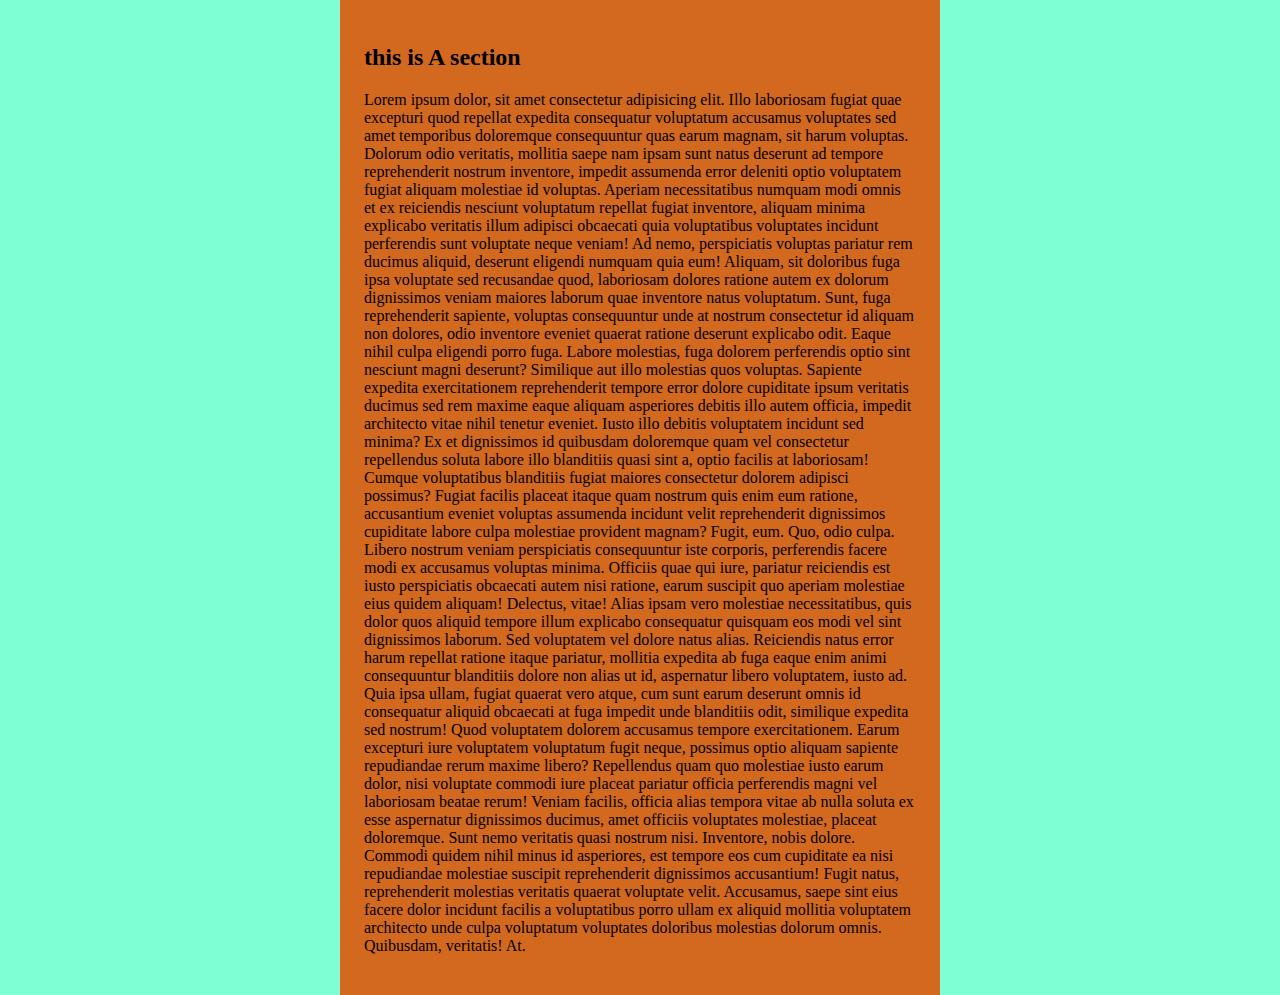
<file: day1/step3.html>
<!DOCTYPE html>
<html lang="ko">
  <head>
    <meta charset="UTF-8" />
    <meta name="viewport" content="width=device-width, initial-scale=1.0" />
    <title>step3</title>
    <style>
      * {
        box-sizing: border-box;
      }
      body {
        margin: 0;
      }
      .section {
        background-color: aquamarine;
      }
      .container {
        background-color: chocolate;
        margin-inline: auto;
        max-width: 600px;
        padding: 24px;
      }
    </style>
  </head>
  <body>
    <div class="main">
      <div class="section">
        <div class="container">
          <h2>this is A section</h2>
          <p>
            Lorem ipsum dolor, sit amet consectetur adipisicing elit. Illo
            laboriosam fugiat quae excepturi quod repellat expedita consequatur
            voluptatum accusamus voluptates sed amet temporibus doloremque
            consequuntur quas earum magnam, sit harum voluptas. Dolorum odio
            veritatis, mollitia saepe nam ipsam sunt natus deserunt ad tempore
            reprehenderit nostrum inventore, impedit assumenda error deleniti
            optio voluptatem fugiat aliquam molestiae id voluptas. Aperiam
            necessitatibus numquam modi omnis et ex reiciendis nesciunt
            voluptatum repellat fugiat inventore, aliquam minima explicabo
            veritatis illum adipisci obcaecati quia voluptatibus voluptates
            incidunt perferendis sunt voluptate neque veniam! Ad nemo,
            perspiciatis voluptas pariatur rem ducimus aliquid, deserunt
            eligendi numquam quia eum! Aliquam, sit doloribus fuga ipsa
            voluptate sed recusandae quod, laboriosam dolores ratione autem ex
            dolorum dignissimos veniam maiores laborum quae inventore natus
            voluptatum. Sunt, fuga reprehenderit sapiente, voluptas consequuntur
            unde at nostrum consectetur id aliquam non dolores, odio inventore
            eveniet quaerat ratione deserunt explicabo odit. Eaque nihil culpa
            eligendi porro fuga. Labore molestias, fuga dolorem perferendis
            optio sint nesciunt magni deserunt? Similique aut illo molestias
            quos voluptas. Sapiente expedita exercitationem reprehenderit
            tempore error dolore cupiditate ipsum veritatis ducimus sed rem
            maxime eaque aliquam asperiores debitis illo autem officia, impedit
            architecto vitae nihil tenetur eveniet. Iusto illo debitis
            voluptatem incidunt sed minima? Ex et dignissimos id quibusdam
            doloremque quam vel consectetur repellendus soluta labore illo
            blanditiis quasi sint a, optio facilis at laboriosam! Cumque
            voluptatibus blanditiis fugiat maiores consectetur dolorem adipisci
            possimus? Fugiat facilis placeat itaque quam nostrum quis enim eum
            ratione, accusantium eveniet voluptas assumenda incidunt velit
            reprehenderit dignissimos cupiditate labore culpa molestiae
            provident magnam? Fugit, eum. Quo, odio culpa. Libero nostrum veniam
            perspiciatis consequuntur iste corporis, perferendis facere modi ex
            accusamus voluptas minima. Officiis quae qui iure, pariatur
            reiciendis est iusto perspiciatis obcaecati autem nisi ratione,
            earum suscipit quo aperiam molestiae eius quidem aliquam! Delectus,
            vitae! Alias ipsam vero molestiae necessitatibus, quis dolor quos
            aliquid tempore illum explicabo consequatur quisquam eos modi vel
            sint dignissimos laborum. Sed voluptatem vel dolore natus alias.
            Reiciendis natus error harum repellat ratione itaque pariatur,
            mollitia expedita ab fuga eaque enim animi consequuntur blanditiis
            dolore non alias ut id, aspernatur libero voluptatem, iusto ad. Quia
            ipsa ullam, fugiat quaerat vero atque, cum sunt earum deserunt omnis
            id consequatur aliquid obcaecati at fuga impedit unde blanditiis
            odit, similique expedita sed nostrum! Quod voluptatem dolorem
            accusamus tempore exercitationem. Earum excepturi iure voluptatem
            voluptatum fugit neque, possimus optio aliquam sapiente repudiandae
            rerum maxime libero? Repellendus quam quo molestiae iusto earum
            dolor, nisi voluptate commodi iure placeat pariatur officia
            perferendis magni vel laboriosam beatae rerum! Veniam facilis,
            officia alias tempora vitae ab nulla soluta ex esse aspernatur
            dignissimos ducimus, amet officiis voluptates molestiae, placeat
            doloremque. Sunt nemo veritatis quasi nostrum nisi. Inventore, nobis
            dolore. Commodi quidem nihil minus id asperiores, est tempore eos
            cum cupiditate ea nisi repudiandae molestiae suscipit reprehenderit
            dignissimos accusantium! Fugit natus, reprehenderit molestias
            veritatis quaerat voluptate velit. Accusamus, saepe sint eius facere
            dolor incidunt facilis a voluptatibus porro ullam ex aliquid
            mollitia voluptatem architecto unde culpa voluptatum voluptates
            doloribus molestias dolorum omnis. Quibusdam, veritatis! At.
          </p>
        </div>
      </div>
    </div>
  </body>
</html>
</file>
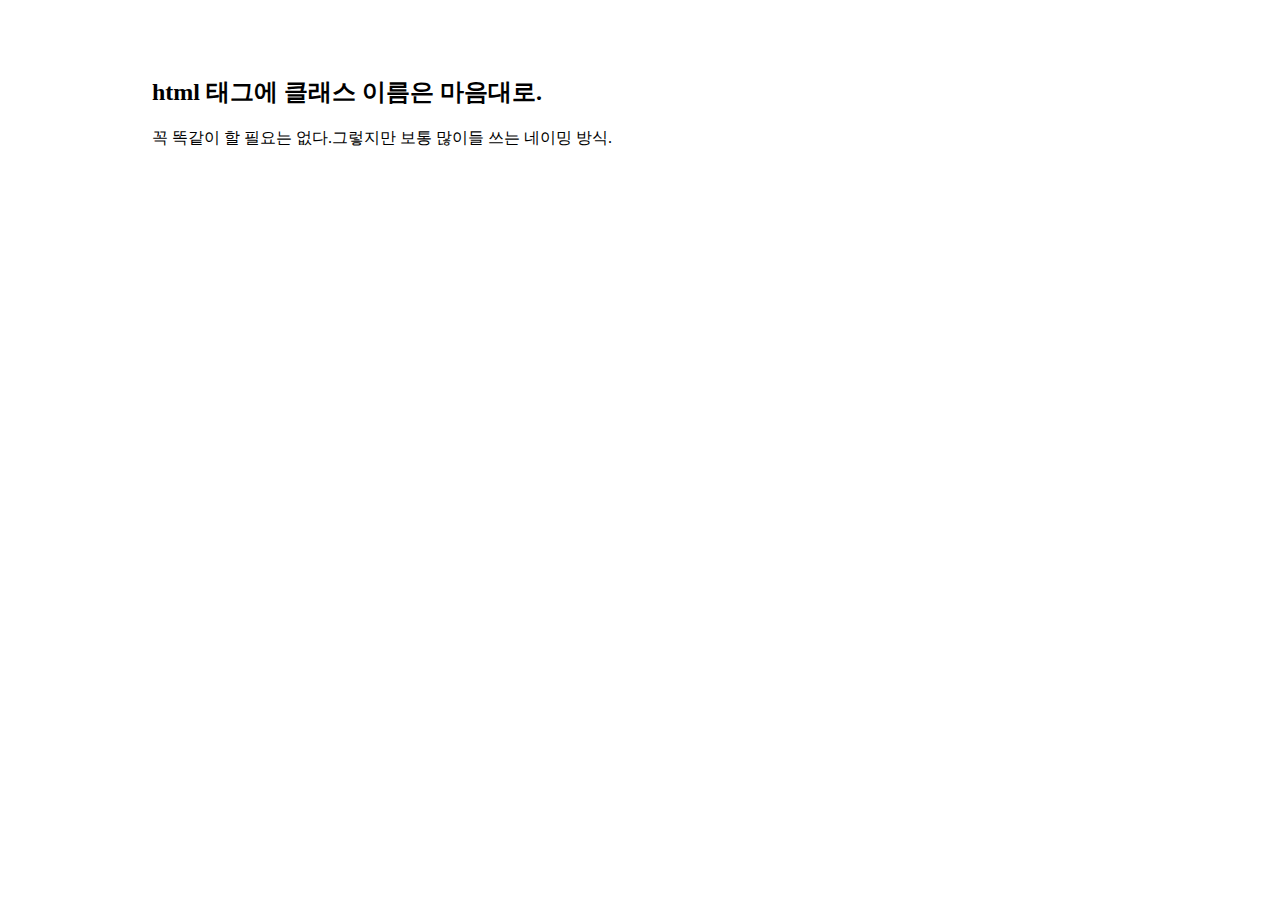
<file: day1/step5.html>
<!DOCTYPE html>
<html lang="ko">
  <head>
    <meta charset="UTF-8" />
    <meta name="viewport" content="width=device-width, initial-scale=1.0" />
    <title>step5</title>
    <link rel="stylesheet" href="./step5.css" />
  </head>
  <body>
    <div class="mmm">
      <div class="sss">
        <div class="ccc">
          <h2 class="title">html 태그에 클래스 이름은 마음대로.</h2>
          <p class="text">
            꼭 똑같이 할 필요는 없다.그렇지만 보통 많이들 쓰는 네이밍 방식.
          </p>
        </div>
      </div>
    </div>
  </body>
</html>
</file>
<file: day2/step3/style/style.css>
*,
*::before,
*::after {
  box-sizing: border-box;

  * {
    /* 엄청나게 급진적인 css 리셋 방법인데 사실 많이 씀 */
    margin: 0;
    padding: 0;
  }
}
body {
  font-family: 'Noto Sans KR', sans-serif;
  margin: 0;
  overflow: hidden;
}

h1,
h2,
h3,
h4,
h5,
h6 {
  /* 한글 단어는 안잘리면서 영어는 잘라서라도 해결해주는 방법 */
  /* word-break: keep-all;
  overflow-wrap: anywhere; */
  /* 한글이라도 단어 잘라서 줄바꿈, 모바일에서는 아래꺼 쓰는 게 나음,추천 */
  word-break: normal;
  overflow-wrap: anywhere;
  /* *에서 지정해서 필요 없지만 남겨둠 */
  margin: 0;
}

p {
  margin: 0;
}

.root {
  height: 100dvh;
  border: 1px solid slateblue;
  overflow-x: hidden;
  overflow-y: scroll;
}

.section {
  min-height: 1rem;
  /* background-color: hsla(0, 100%, 50%, 0.1); */
}

.nowrap {
  white-space: nowrap;
}

img,
video,
picture,
svg,
picture {
  /* 디센더에 의한 틈새 처리를 위한 구문 */
  display: block;
  max-width: 100%;
}

h2 {
  /* 레이아웃 이상해지고, 다른 친구도 같이 마진 설정 */
  /* margin-top: 48px; */
}

.title {
  /* 여전히 마진으로 조지면 이상함 */
  /* margin-top: 48px; */
}

.section {
  /* 한 친구만이 아니라, 같은 이름 가진 다른 친구한테도 같이 적용됨 */
  /* padding-top: 3rem; */
}

/* #section-1 {
  padding-top: 3r;
} */

.section {
  padding-block: 3rem;
  max-width: 1024px;
}

/* //굉장히 드럽고 번거로운 방법 */
/* .section > * {
  max-width: 1024px;
} */

.container {
  /* background-color: hsla(240, 100%, 50%, 0.1); */
  margin-inline: auto;
  max-width: 1024px;
  padding-inline: 1.5rem;
}

#section-1 {
  padding-block: 5rem;
}

.title {
  margin-bottom: 8px;
}

#section-1.title {
  margin-bottom: 8px;
  font-size: 3rem;
}

#section-1 p {
  margin-top: 24px;
}
</file>
<file: day2/step4/style/style.css>
*,
*::after,
*::before {
  box-sizing: border-box;
}

body {
  margin: 0;
  font-size: 16px;
  line-height: 1, 5;
  font-family: 'Noto Sans KR', sans-serif;
  overflow: hidden;
}

h1,
h2,
h3,
h4,
h5,
h6 {
  line-height: 1, 2;
}

#root {
  height: 100dvh;
  overflow-x: hidden;
  overflow-y: scroll;
  background-color: aqua;
}

.container {
  max-width: 90rem;
  margin-inline: auto;
  padding-inline: 1.5rem;
  padding-block: 2.5rem;
}

.section :nth-of-type(even) {
  background-color: hsl(160, 100%, 90%);
}

#section-3 .container {
  display: flex;
  flex-direction: row;
  /* flex-direction: column; */
  gap: 24px;
  flex-wrap: wrap;
}

#section-3 .container .card {
  flex: 40% 1 1;
  background-color: tomato;
}

img {
  max-width: 100%;
}
</file>
<file: day3/step1/style/style.css>
*,
*::after,
*::before {
  box-sizing: border-box;
}

body {
  margin: 0;
}

.div-box {
  padding: 1.5rem;
  background-color: brown;
}

.wrap {
  /* position: relative; */
  padding: 56px;
  background-color: cornflowerblue;
}

.child-in-div-box {
  padding: 1.5rem;
  background-color: burlywood;
}

.child-in-div-box:nth-of-type(2) {
  /* position: static; */
  /* position: relative; */
  /* position: absolute; */
  /* position: sticky; */
  /* position: fixed; */
  top: 0;
  left: 0;
  max-width: 400px;
  /* top: 50px; */
  /* left: 50px; */
  /* right: 50px; */
  /* bottom: 50px; */
  /* top: -100%; */
  /* left: 50%; */
  background-color: chartreuse;
}
</file>
<file: day3/step2/style/style.css>
*,
*::before,
::after {
  box-sizing: border-box;
}

body {
  margin: 0;
}

.container {
  background-color: cornsilk;
  padding-block: 3.5rem;
  padding-inline: 1.5rem;
  height: 900px;
}

.layout {
  height: 100%;
  background-color: indianred;
  display: flex;
  /* 컬럼은 세로, 로우는 가로, 로우가 기본값 */
  flex-direction: row;
  /* flex-direction: column; */

  /* 정렬축을 기준으로 설명하는 옵션 */
  /* justify-content: start; */
  /* justify-content: end; */
  /* justify-content: center; */

  /* justify-content: space-between; */
  justify-content: space-around;
  /* justify-content: space-evenly; */

  /* align-items: stretch; */
  /* align-items: start; */
  align-items: center;
  /* align-items: end; */
  gap: 1rem;
}

.card {
  /* height: fit-content; */
  width: 18.75rem;
  padding: 1.5rem;
  background-color: bisque;
  /* 카드 하나면 잘 작동하는데, 세로 정렬 해결 못하고, 카드 옆에 카드 못두고... */
  /* margin-inline: auto; */
}

.button {
  padding: 0.75rem;
  background-color: bisque;
}
</file>
<file: day3/step3/style/style.css>
*,
*::before,
*::after {
  box-sizing: border-box;
}

body {
  margin: 0;
}

#section-1 .container {
  background-color: burlywood;
  max-width: 75rem;
  margin-inline: auto;
  padding: 24px;
}

#section02 .container {
  background-color: cornflowerblue;
  max-width: 75rem;
  margin-inline: auto;
  padding: 24px;
}

section2 .layout {
  display: flex;
  gap: 0.75rem;
  /* flex-wrap: nowrap; */
  flex-wrap: wrap;
  justify-content: center;
  align-items: stretch;
  /* align-items: start; */
}

.layout > * {
  flex-basis: calc(100% / 4 - 0.75rem * 3);
  flex-grow: 1;
  flex-shrink: 1;
}

.card {
  background-color: white;
  border: 0.0625rem solid #888;
  border-radius: 8px;
  max-width: 40rem;
  /* max-width: 30rem; */
  min-width: 15rem;
  /* width: 300px; */
  overflow: hidden;
  /* background-color: bisque; */
}

.card__img {
  /* aspect-ratio: 4 / 3; */
  /* aspect-ratio: 1 / ; */
  /* aspect-ratio: 16 / 9; */
  aspect-ratio: 3 / 2;
  /* background-color: aqua; */
}

.card__img img {
  width: 100%;
  height: 100%;
  object-fit: cover;
  max-width: 100%;
  display: block;
}

.card__text {
  padding: 1.5rem;
}

.card__title {
  font-size: 1rem;
  font-weight: 700;
  line-height: 1.2;
  margin-bottom: 0.5rem;
}

.card__detail {
  font-size: 0.875rem;
  line-height: 1.5rem;
}
</file>
<file: day3/step4/style/style.css>
*,
*::before,
::after {
  box-sizing: border-box;
}

body {
  margin: 0;
}

img,
video,
picture,
svg {
  display: block;
  max-width: 100%;
}

.main {
  height: 100dvh;
  overflow-y: scroll;
  overflow-x: hidden;
}

#section-1 .container {
  width: 100%;
  max-width: unset;
  padding: 0;
}

#section-1 {
  background-color: bisque;
}

#section-2 {
  background-color: aquamarine;
}

#section-1.layout {
  min-height: 400px;
  height: 100dvh;
  position: relative;
}

#section-1.layout img {
  width: 100%;
  height: 100%;
  object-fit: cover;
}

#section-1.text {
  position: absolute;
  bottom: 24;
  right: 24;
  font-size: 3rem;
  font-weight: 700;
  color: white;
  max-width: 20ch;
  text-wrap: balance;
  text-aline: right;
}

#section-1.card-wrap {
  position: absolute;
  font-size: 18px;
  font-weight: 700;
  color: white;
  top: 50%;
  left: 50%;
  transform: translate(-50%, -50%);
  display: flex;
  gap: 24px;
}

#section-1.card {
  padding: 12px;
  background-color: cornflowerblue;
}
</file>
<file: day1/step5.css>
*,
*::after,
*::before {
  box-sizing: border-box;
}

body {
  margin: 0;
}

.ccc {
  max-width: 1024px;
  margin-inline: auto;
  padding-inline: 24px;
  padding-block: 56px;
}
</file>
